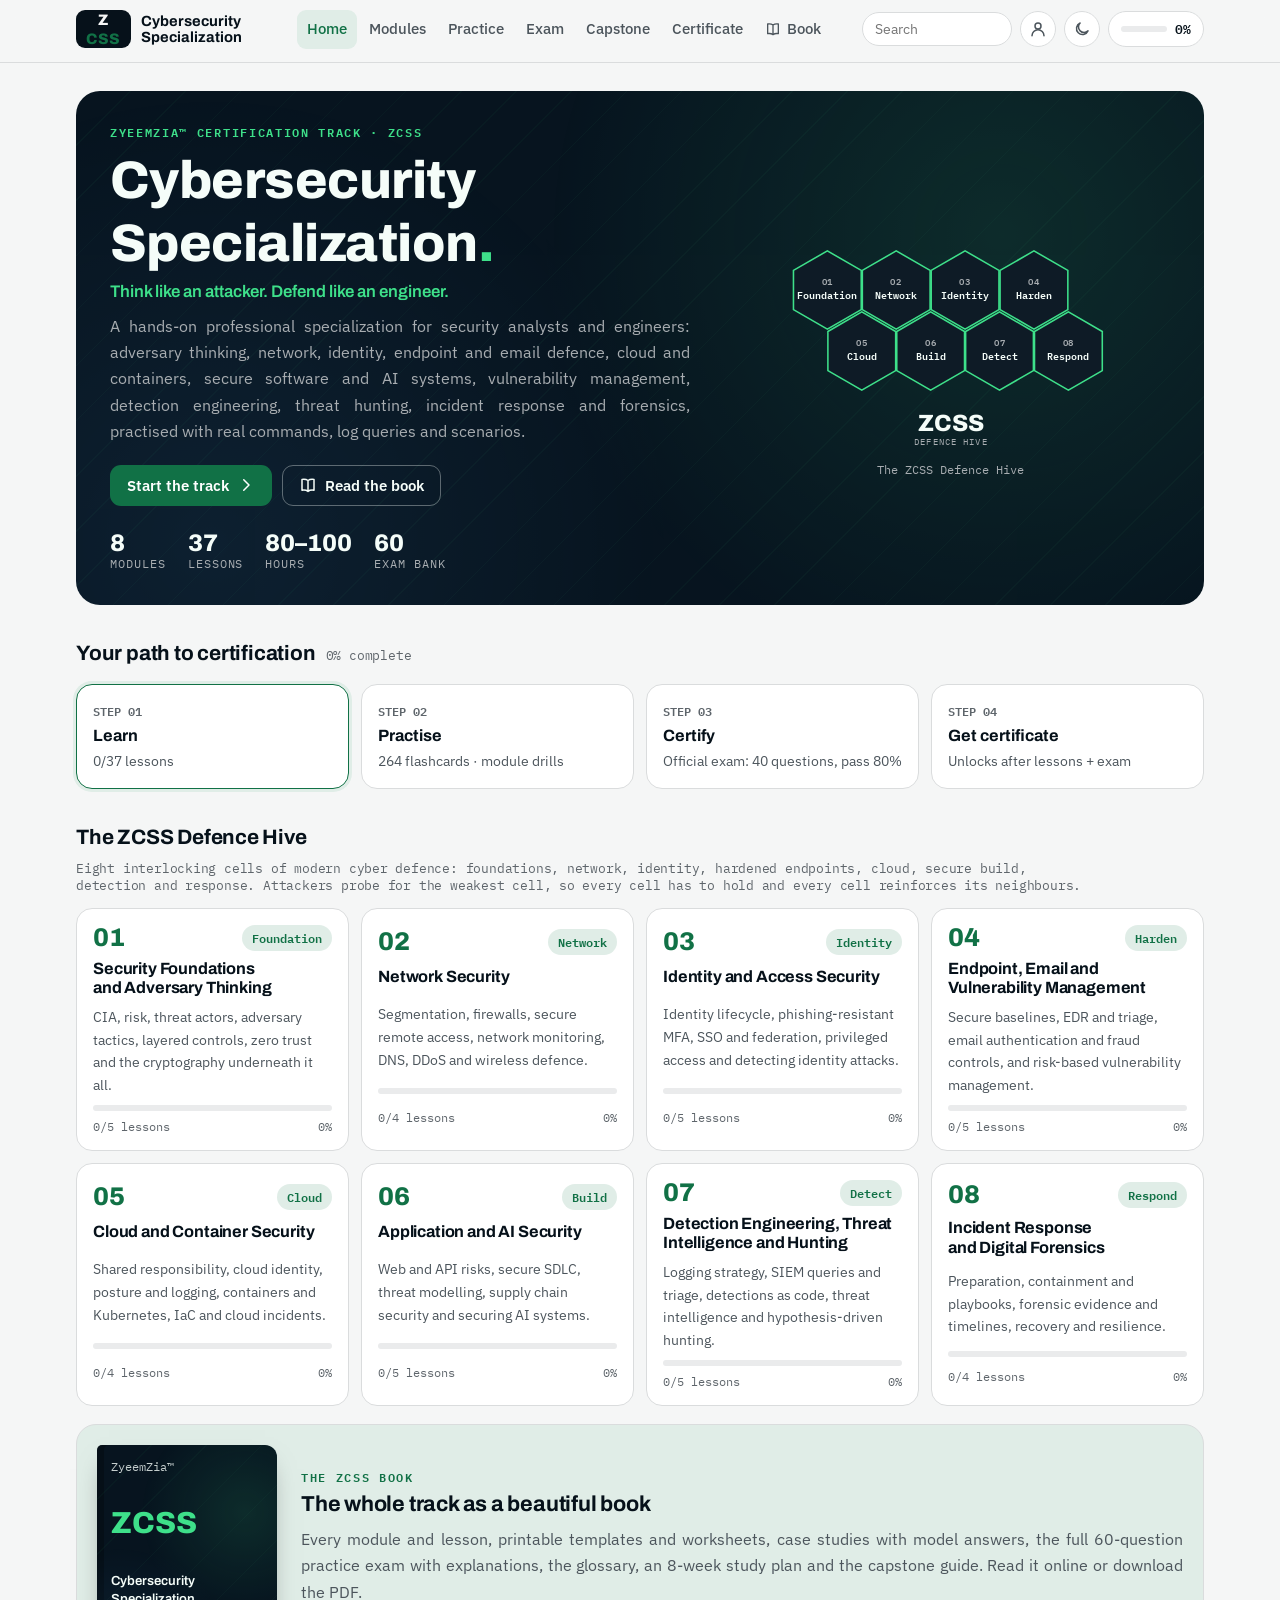
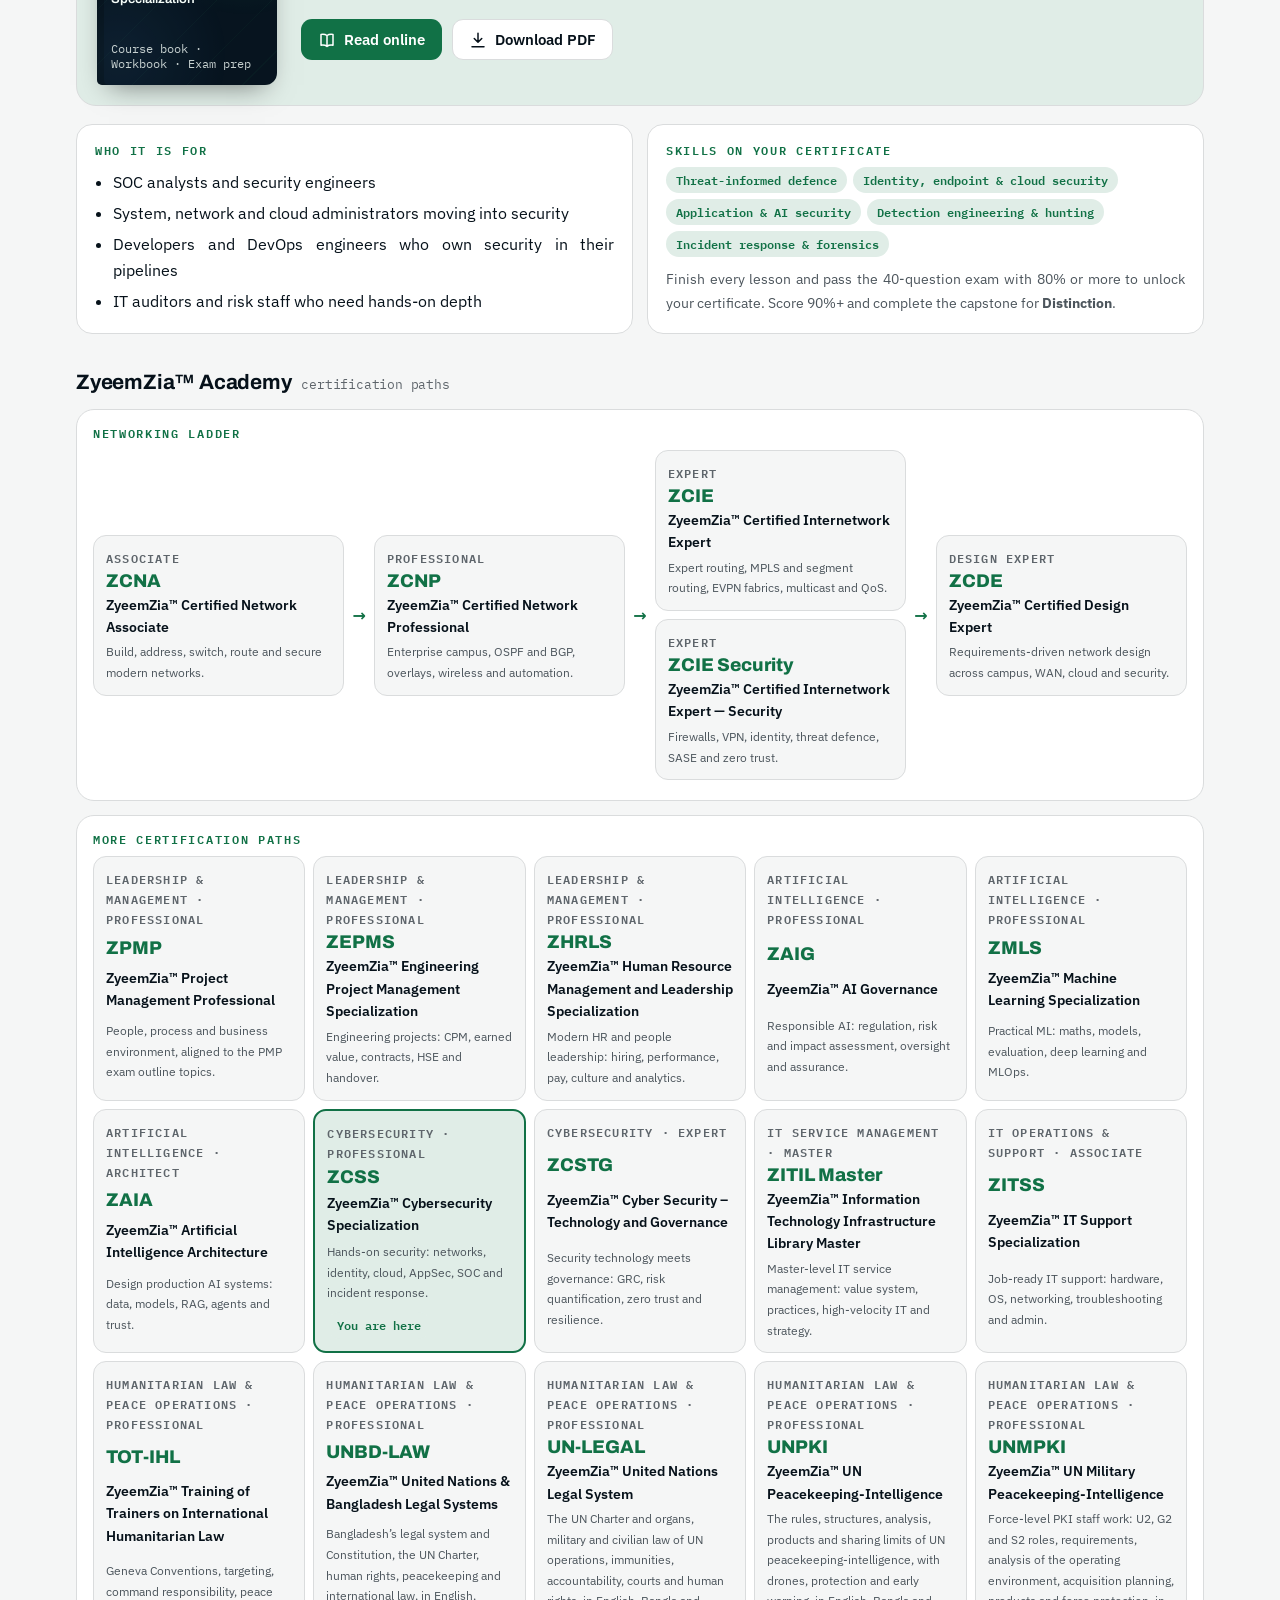
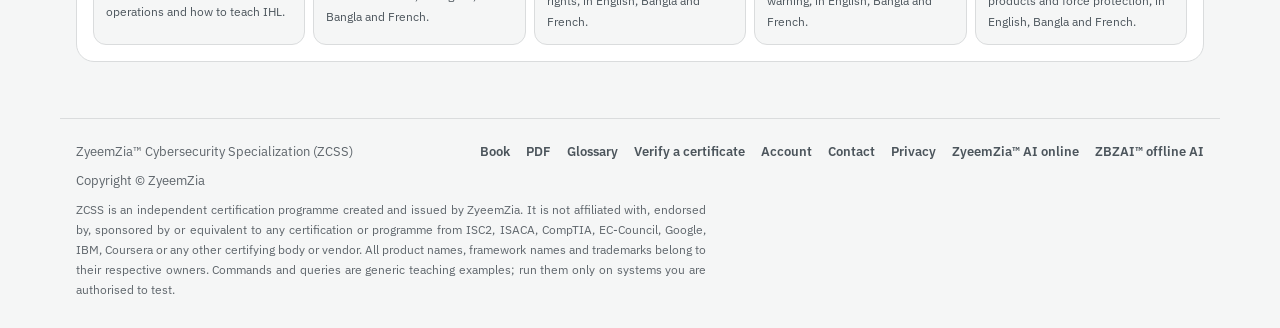
<file: index.html>
<!doctype html>
<html lang="en">
<head>
<meta charset="utf-8">
<meta name="viewport" content="width=device-width, initial-scale=1, viewport-fit=cover">
<title>ZyeemZia™ Cybersecurity Specialization (ZCSS)</title>
<meta name="description" content="ZyeemZia™ Cybersecurity Specialization (ZCSS): hands-on security for analysts and engineers: networks, identity, cloud, application security, SOC detection, incident response and threat hunting. Free online course, smart book and certificate. Independent programme.">
<meta name="author" content="ZyeemZia">
<meta name="theme-color" content="#07141f">
<link rel="icon" href="favicon.svg" type="image/svg+xml">
<link rel="canonical" href="https://zcss.zyeemzia.com/">
<meta property="og:type" content="website">
<meta property="og:site_name" content="ZyeemZia™ Certification Tracks">
<meta property="og:title" content="ZyeemZia™ Cybersecurity Specialization (ZCSS)">
<meta property="og:description" content="ZyeemZia™ Cybersecurity Specialization (ZCSS): hands-on security for analysts and engineers: networks, identity, cloud, application security, SOC detection, incident response and threat hunting. Free online course, smart book and certificate. Independent programme.">
<meta property="og:url" content="https://zcss.zyeemzia.com/">
<meta property="og:image" content="https://zcss.zyeemzia.com/og-image.png">
<meta property="og:image:width" content="1200">
<meta property="og:image:height" content="630">
<meta name="twitter:card" content="summary_large_image">
<meta name="twitter:image" content="https://zcss.zyeemzia.com/og-image.png">
<script>try{var z=JSON.parse(localStorage.getItem("zcss.v1")||"{}").theme;if(z==="dark"||z==="light")document.documentElement.setAttribute("data-theme",z)}catch(e){}</script>
<link rel="stylesheet" href="fonts.css?v=66d4b9ed12">
<link rel="stylesheet" href="theme.css?v=3387e6bf4c">
<link rel="preload" href="fonts/IBMPlexSans-400-latin-a68a20.woff2" as="font" type="font/woff2" crossorigin>
<link rel="preload" href="fonts/Archivo-600-latin-79dc5e.woff2" as="font" type="font/woff2" crossorigin>
<link rel="stylesheet" href="app.css?v=2059a68e38">
</head>
<body>
<header class="topbar">
  <div class="topbar-in">
    <a class="brand" href="#home" aria-label="ZCSS home"><span class="brand-mark">Z<i>CSS</i></span><span class="brand-text"><b>Cybersecurity Specialization</b><small>ZyeemZia™ Certification Track</small></span></a>
    <nav class="mainnav" id="mainnav" aria-label="Main"></nav>
    <div class="top-tools">
      <form class="search" id="searchForm" role="search"><input id="searchInput" type="search" placeholder="Search" aria-label="Search lessons and terms"></form>
      <a class="icon-btn search-icon" href="#search/" aria-label="Search"><svg viewBox="0 0 24 24" fill="none" stroke="currentColor" stroke-width="2" stroke-linecap="round" aria-hidden="true"><circle cx="11" cy="11" r="7"/><path d="M20 20l-4-4"/></svg></a>
      <a class="icon-btn" id="acctBtn" href="#account" aria-label="Sign in"></a>
      <button class="icon-btn" id="themeBtn" type="button" aria-label="Toggle dark mode"></button>
      <a class="prog-chip" id="progChip" href="#settings" aria-label="Your progress"></a>
    </div>
  </div>
  <div class="read-bar" id="readBar"></div>
</header>
<main id="view" class="view" tabindex="-1"><div class="boot" aria-label="Loading the course"><i></i><i></i><i></i></div></main>
<footer class="site-foot">
  <div class="row"><span>ZyeemZia™ Cybersecurity Specialization (ZCSS)</span><span style="display:flex;gap:16px;flex-wrap:wrap"><a href="book.html" target="_blank" rel="noopener">Book</a><a href="ZCSS-Book.pdf" download>PDF</a><a href="#glossary">Glossary</a><a href="#verify/">Verify a certificate</a><a href="#account">Account</a><a href="#contact">Contact</a><a href="privacy.html">Privacy</a><a href="https://ai.zyeemzia.com/" target="_blank" rel="noopener">ZyeemZia™ AI online</a><a href="https://zbzai.zyeemzia.com/" target="_blank" rel="noopener">ZBZAI™ offline AI</a></span><span>Copyright © ZyeemZia</span></div>
  <p class="disc" id="disc"></p>
</footer>
<nav class="tabbar" id="tabbar" aria-label="Main mobile"></nav>
<div class="toast" id="toast" role="status" aria-live="polite" hidden></div>
<script defer src="core.js?v=756f940ff2"></script>
<script defer src="figures.js?v=d0575e00c2"></script>
<script defer src="family.js?v=e2194631f1"></script>
<script defer src="data/track.js?v=8c56081e51"></script>
<script defer src="data/m1-4.js?v=f3a29ea020"></script>
<script defer src="data/m5-8.js?v=4de0c16435"></script>
<script defer src="app.js?v=317a90ee0c"></script>
<script>/* ZyeemZia house style: justified writing. Paragraphs and list text that read left-aligned are justified; centred text, headings, buttons and columns too narrow to justify cleanly stay as they are. Copyright © ZyeemZia */(function(){var S='p,li,dd,blockquote';function j(r){if(!r||!r.querySelectorAll)return;var L=r.querySelectorAll(S);for(var i=0;i<L.length;i++){var e=L[i];if(e.getAttribute('data-zj'))continue;e.setAttribute('data-zj','1');var a=getComputedStyle(e).textAlign;if(a==='start'||a==='left'||a==='-webkit-auto'){var w=e.clientWidth;if(!w||w>=280)e.style.textAlign='justify'}}}function go(){j(document);if(!window.MutationObserver)return;new MutationObserver(function(m){for(var i=0;i<m.length;i++){var N=m[i].addedNodes;for(var k=0;k<N.length;k++){var n=N[k];if(n.nodeType===1)j(n.matches&&n.matches(S)?n.parentNode:n)}}}).observe(document.body,{childList:true,subtree:true})}if(document.readyState==='loading')document.addEventListener('DOMContentLoaded',go);else go()})()</script>
</body>
</html>
</file>
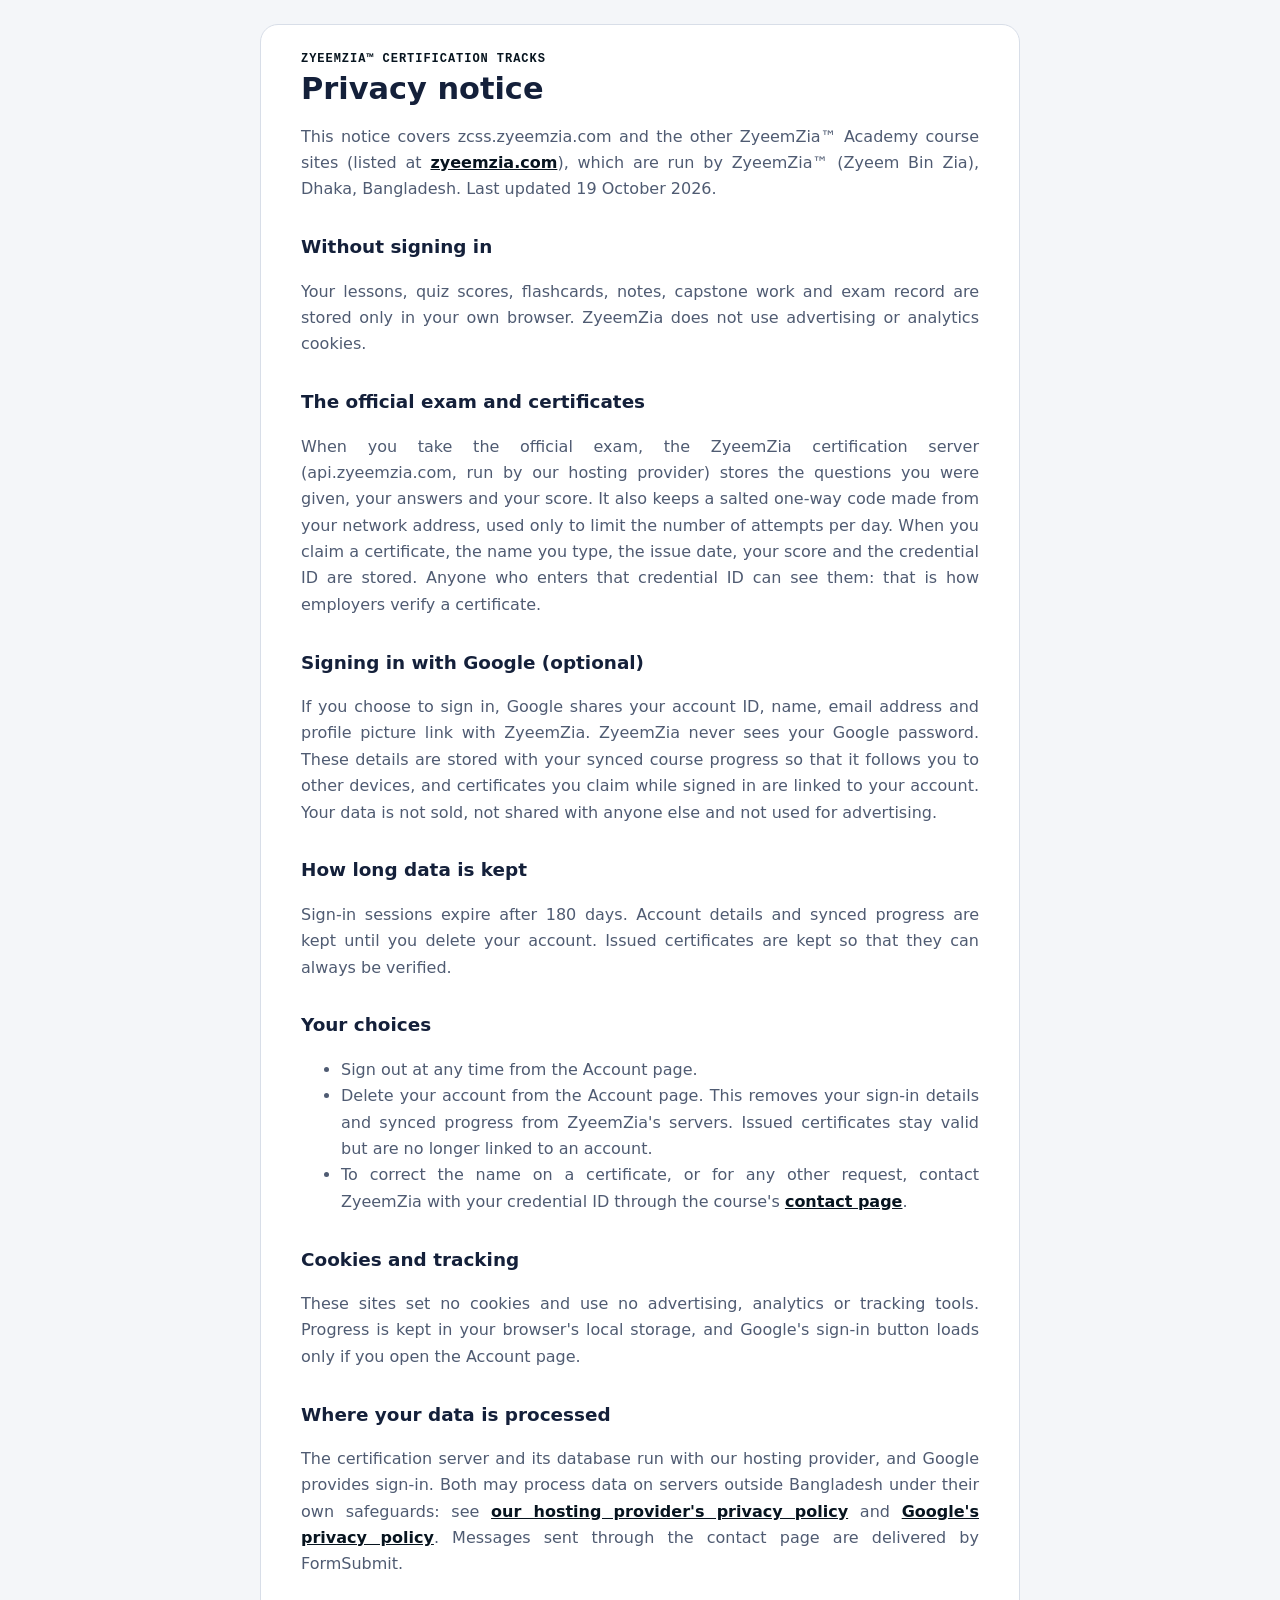
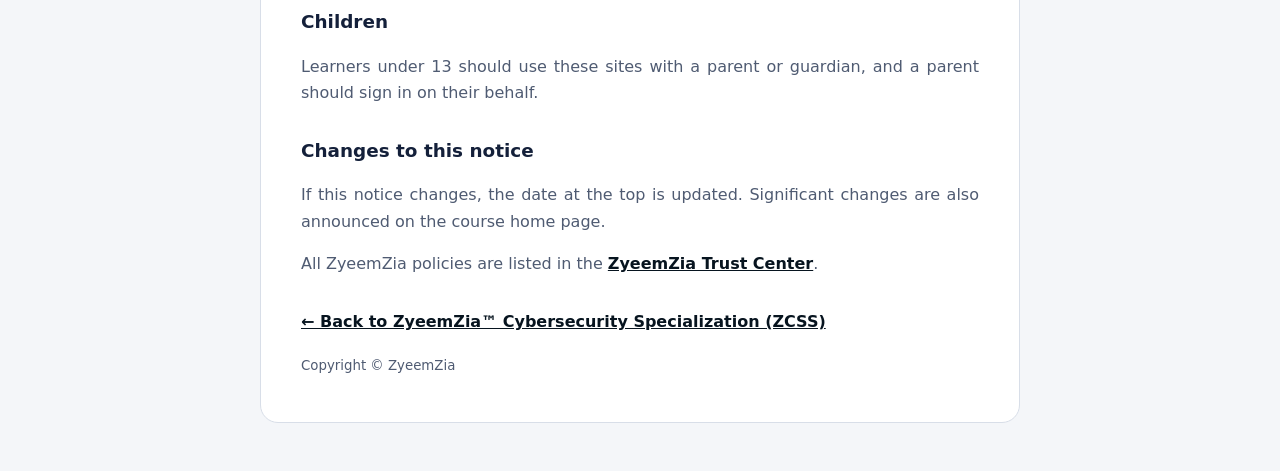
<file: privacy.html>
<!doctype html>
<html lang="en"><head><meta charset="utf-8"><meta name="viewport" content="width=device-width, initial-scale=1">
<title>Privacy notice · ZyeemZia™ ZCSS</title><meta name="description" content="How the ZyeemZia certification tracks handle your data."><link rel="icon" href="favicon.svg" type="image/svg+xml">
<style>:root{--bg:#f4f6f9;--card:#fff;--ink:#14203a;--mut:#4f5b72;--line:#d8dee8;--acc:#07141f}@media (prefers-color-scheme:dark){:root{--bg:#0b1120;--card:#121a2c;--ink:#e8edf6;--mut:#a6b2c8;--line:#26324a;--acc:#3ee08a;color-scheme:dark}}
*{box-sizing:border-box}body{margin:0;background:var(--bg);color:var(--ink);font:16px/1.65 "Segoe UI",system-ui,sans-serif;padding:24px 16px 48px}main{max-width:760px;margin:0 auto;background:var(--card);border:1px solid var(--line);border-radius:18px;padding:28px clamp(18px,5vw,40px)}
h1{font-size:1.9rem;line-height:1.2;margin:.2em 0 .4em}h2{font-size:1.15rem;margin:1.6em 0 .3em}p,li{color:var(--mut)}a{color:var(--acc);font-weight:600}.eb{font:700 .75rem/1 ui-monospace,Consolas,monospace;letter-spacing:.08em;text-transform:uppercase;color:var(--acc)}small{color:var(--mut)}</style><link rel="canonical" href="https://zcss.zyeemzia.com/privacy.html">
</head>
<body><main>
<div class="eb">ZyeemZia™ certification tracks</div>
<h1>Privacy notice</h1>
<p>This notice covers zcss.zyeemzia.com and the other ZyeemZia™ Academy course sites (listed at <a href="https://zyeemzia.com/#academy">zyeemzia.com</a>), which are run by ZyeemZia™ (Zyeem Bin Zia), Dhaka, Bangladesh. Last updated 19 October 2026.</p>
<h2>Without signing in</h2>
<p>Your lessons, quiz scores, flashcards, notes, capstone work and exam record are stored only in your own browser. ZyeemZia does not use advertising or analytics cookies.</p>
<h2>The official exam and certificates</h2>
<p>When you take the official exam, the ZyeemZia certification server (api.zyeemzia.com, run by our hosting provider) stores the questions you were given, your answers and your score. It also keeps a salted one-way code made from your network address, used only to limit the number of attempts per day. When you claim a certificate, the name you type, the issue date, your score and the credential ID are stored. Anyone who enters that credential ID can see them: that is how employers verify a certificate.</p>
<h2>Signing in with Google (optional)</h2>
<p>If you choose to sign in, Google shares your account ID, name, email address and profile picture link with ZyeemZia. ZyeemZia never sees your Google password. These details are stored with your synced course progress so that it follows you to other devices, and certificates you claim while signed in are linked to your account. Your data is not sold, not shared with anyone else and not used for advertising.</p>
<h2>How long data is kept</h2>
<p>Sign-in sessions expire after 180 days. Account details and synced progress are kept until you delete your account. Issued certificates are kept so that they can always be verified.</p>
<h2>Your choices</h2>
<ul><li>Sign out at any time from the Account page.</li><li>Delete your account from the Account page. This removes your sign-in details and synced progress from ZyeemZia's servers. Issued certificates stay valid but are no longer linked to an account.</li><li>To correct the name on a certificate, or for any other request, contact ZyeemZia with your credential ID through the course's <a href="./#contact">contact page</a>.</li></ul>
<h2>Cookies and tracking</h2>
<p>These sites set no cookies and use no advertising, analytics or tracking tools. Progress is kept in your browser's local storage, and Google's sign-in button loads only if you open the Account page.</p>
<h2>Where your data is processed</h2>
<p>The certification server and its database run with our hosting provider, and Google provides sign-in. Both may process data on servers outside Bangladesh under their own safeguards: see <a href="https://www.cloudflare.com/privacypolicy/">our hosting provider's privacy policy</a> and <a href="https://policies.google.com/privacy">Google's privacy policy</a>. Messages sent through the contact page are delivered by FormSubmit.</p>
<h2>Children</h2>
<p>Learners under 13 should use these sites with a parent or guardian, and a parent should sign in on their behalf.</p>
<h2>Changes to this notice</h2>
<p>If this notice changes, the date at the top is updated. Significant changes are also announced on the course home page.</p>
<p>All ZyeemZia policies are listed in the <a href="https://policy.zyeemzia.com/">ZyeemZia Trust Center</a>.</p>
<p style="margin-top:2em"><a href="./">← Back to ZyeemZia™ Cybersecurity Specialization (ZCSS)</a></p>
<p><small>Copyright © ZyeemZia</small></p>
</main><script>/* ZyeemZia house style: justified writing. Paragraphs and list text that read left-aligned are justified; centred text, headings, buttons and columns too narrow to justify cleanly stay as they are. Copyright © ZyeemZia */(function(){var S='p,li,dd,blockquote';function j(r){if(!r||!r.querySelectorAll)return;var L=r.querySelectorAll(S);for(var i=0;i<L.length;i++){var e=L[i];if(e.getAttribute('data-zj'))continue;e.setAttribute('data-zj','1');var a=getComputedStyle(e).textAlign;if(a==='start'||a==='left'||a==='-webkit-auto'){var w=e.clientWidth;if(!w||w>=280)e.style.textAlign='justify'}}}function go(){j(document);if(!window.MutationObserver)return;new MutationObserver(function(m){for(var i=0;i<m.length;i++){var N=m[i].addedNodes;for(var k=0;k<N.length;k++){var n=N[k];if(n.nodeType===1)j(n.matches&&n.matches(S)?n.parentNode:n)}}}).observe(document.body,{childList:true,subtree:true})}if(document.readyState==='loading')document.addEventListener('DOMContentLoaded',go);else go()})()</script>
</body></html>
</file>
<file: fonts.css>
/* Bundled Google Fonts (SIL Open Font License) for offline use and PDF printing */
@font-face {
  font-family: 'Archivo';
  font-style: normal;
  font-weight: 600;
  font-stretch: 100%;
  font-display: swap;
  src: url(fonts/Archivo-600-latin-ext-20ba07.woff2) format('woff2');
  unicode-range: U+0100-02BA, U+02BD-02C5, U+02C7-02CC, U+02CE-02D7, U+02DD-02FF, U+0304, U+0308, U+0329, U+1D00-1DBF, U+1E00-1E9F, U+1EF2-1EFF, U+2020, U+20A0-20AB, U+20AD-20C4, U+2113, U+2C60-2C7F, U+A720-A7FF;
}
@font-face {
  font-family: 'Archivo';
  font-style: normal;
  font-weight: 600;
  font-stretch: 100%;
  font-display: swap;
  src: url(fonts/Archivo-600-latin-79dc5e.woff2) format('woff2');
  unicode-range: U+0000-00FF, U+0131, U+0152-0153, U+02BB-02BC, U+02C6, U+02DA, U+02DC, U+0304, U+0308, U+0329, U+2000-206F, U+20AC, U+2122, U+2191, U+2193, U+2212, U+2215, U+FEFF, U+FFFD;
}
@font-face {
  font-family: 'Archivo';
  font-style: normal;
  font-weight: 700;
  font-stretch: 100%;
  font-display: swap;
  src: url(fonts/Archivo-600-latin-ext-20ba07.woff2) format('woff2');
  unicode-range: U+0100-02BA, U+02BD-02C5, U+02C7-02CC, U+02CE-02D7, U+02DD-02FF, U+0304, U+0308, U+0329, U+1D00-1DBF, U+1E00-1E9F, U+1EF2-1EFF, U+2020, U+20A0-20AB, U+20AD-20C4, U+2113, U+2C60-2C7F, U+A720-A7FF;
}
@font-face {
  font-family: 'Archivo';
  font-style: normal;
  font-weight: 700;
  font-stretch: 100%;
  font-display: swap;
  src: url(fonts/Archivo-600-latin-79dc5e.woff2) format('woff2');
  unicode-range: U+0000-00FF, U+0131, U+0152-0153, U+02BB-02BC, U+02C6, U+02DA, U+02DC, U+0304, U+0308, U+0329, U+2000-206F, U+20AC, U+2122, U+2191, U+2193, U+2212, U+2215, U+FEFF, U+FFFD;
}
@font-face {
  font-family: 'Archivo';
  font-style: normal;
  font-weight: 800;
  font-stretch: 100%;
  font-display: swap;
  src: url(fonts/Archivo-600-latin-ext-20ba07.woff2) format('woff2');
  unicode-range: U+0100-02BA, U+02BD-02C5, U+02C7-02CC, U+02CE-02D7, U+02DD-02FF, U+0304, U+0308, U+0329, U+1D00-1DBF, U+1E00-1E9F, U+1EF2-1EFF, U+2020, U+20A0-20AB, U+20AD-20C4, U+2113, U+2C60-2C7F, U+A720-A7FF;
}
@font-face {
  font-family: 'Archivo';
  font-style: normal;
  font-weight: 800;
  font-stretch: 100%;
  font-display: swap;
  src: url(fonts/Archivo-600-latin-79dc5e.woff2) format('woff2');
  unicode-range: U+0000-00FF, U+0131, U+0152-0153, U+02BB-02BC, U+02C6, U+02DA, U+02DC, U+0304, U+0308, U+0329, U+2000-206F, U+20AC, U+2122, U+2191, U+2193, U+2212, U+2215, U+FEFF, U+FFFD;
}
@font-face {
  font-family: 'IBM Plex Mono';
  font-style: normal;
  font-weight: 400;
  font-display: swap;
  src: url(fonts/IBMPlexMono-400-latin-ext-7f25d9.woff2) format('woff2');
  unicode-range: U+0100-02BA, U+02BD-02C5, U+02C7-02CC, U+02CE-02D7, U+02DD-02FF, U+0304, U+0308, U+0329, U+1D00-1DBF, U+1E00-1E9F, U+1EF2-1EFF, U+2020, U+20A0-20AB, U+20AD-20C4, U+2113, U+2C60-2C7F, U+A720-A7FF;
}
@font-face {
  font-family: 'IBM Plex Mono';
  font-style: normal;
  font-weight: 400;
  font-display: swap;
  src: url(fonts/IBMPlexMono-400-latin-d196e8.woff2) format('woff2');
  unicode-range: U+0000-00FF, U+0131, U+0152-0153, U+02BB-02BC, U+02C6, U+02DA, U+02DC, U+0304, U+0308, U+0329, U+2000-206F, U+20AC, U+2122, U+2191, U+2193, U+2212, U+2215, U+FEFF, U+FFFD;
}
@font-face {
  font-family: 'IBM Plex Mono';
  font-style: normal;
  font-weight: 600;
  font-display: swap;
  src: url(fonts/IBMPlexMono-600-latin-ext-bf8910.woff2) format('woff2');
  unicode-range: U+0100-02BA, U+02BD-02C5, U+02C7-02CC, U+02CE-02D7, U+02DD-02FF, U+0304, U+0308, U+0329, U+1D00-1DBF, U+1E00-1E9F, U+1EF2-1EFF, U+2020, U+20A0-20AB, U+20AD-20C4, U+2113, U+2C60-2C7F, U+A720-A7FF;
}
@font-face {
  font-family: 'IBM Plex Mono';
  font-style: normal;
  font-weight: 600;
  font-display: swap;
  src: url(fonts/IBMPlexMono-600-latin-9b8270.woff2) format('woff2');
  unicode-range: U+0000-00FF, U+0131, U+0152-0153, U+02BB-02BC, U+02C6, U+02DA, U+02DC, U+0304, U+0308, U+0329, U+2000-206F, U+20AC, U+2122, U+2191, U+2193, U+2212, U+2215, U+FEFF, U+FFFD;
}
@font-face {
  font-family: 'IBM Plex Sans';
  font-style: italic;
  font-weight: 400;
  font-stretch: 100%;
  font-display: swap;
  src: url(fonts/IBMPlexSans-400i-latin-ext-77f5d9.woff2) format('woff2');
  unicode-range: U+0100-02BA, U+02BD-02C5, U+02C7-02CC, U+02CE-02D7, U+02DD-02FF, U+0304, U+0308, U+0329, U+1D00-1DBF, U+1E00-1E9F, U+1EF2-1EFF, U+2020, U+20A0-20AB, U+20AD-20C4, U+2113, U+2C60-2C7F, U+A720-A7FF;
}
@font-face {
  font-family: 'IBM Plex Sans';
  font-style: italic;
  font-weight: 400;
  font-stretch: 100%;
  font-display: swap;
  src: url(fonts/IBMPlexSans-400i-latin-46a3d9.woff2) format('woff2');
  unicode-range: U+0000-00FF, U+0131, U+0152-0153, U+02BB-02BC, U+02C6, U+02DA, U+02DC, U+0304, U+0308, U+0329, U+2000-206F, U+20AC, U+2122, U+2191, U+2193, U+2212, U+2215, U+FEFF, U+FFFD;
}
@font-face {
  font-family: 'IBM Plex Sans';
  font-style: normal;
  font-weight: 400;
  font-stretch: 100%;
  font-display: swap;
  src: url(fonts/IBMPlexSans-400-latin-ext-71c30c.woff2) format('woff2');
  unicode-range: U+0100-02BA, U+02BD-02C5, U+02C7-02CC, U+02CE-02D7, U+02DD-02FF, U+0304, U+0308, U+0329, U+1D00-1DBF, U+1E00-1E9F, U+1EF2-1EFF, U+2020, U+20A0-20AB, U+20AD-20C4, U+2113, U+2C60-2C7F, U+A720-A7FF;
}
@font-face {
  font-family: 'IBM Plex Sans';
  font-style: normal;
  font-weight: 400;
  font-stretch: 100%;
  font-display: swap;
  src: url(fonts/IBMPlexSans-400-latin-a68a20.woff2) format('woff2');
  unicode-range: U+0000-00FF, U+0131, U+0152-0153, U+02BB-02BC, U+02C6, U+02DA, U+02DC, U+0304, U+0308, U+0329, U+2000-206F, U+20AC, U+2122, U+2191, U+2193, U+2212, U+2215, U+FEFF, U+FFFD;
}
@font-face {
  font-family: 'IBM Plex Sans';
  font-style: normal;
  font-weight: 500;
  font-stretch: 100%;
  font-display: swap;
  src: url(fonts/IBMPlexSans-400-latin-ext-71c30c.woff2) format('woff2');
  unicode-range: U+0100-02BA, U+02BD-02C5, U+02C7-02CC, U+02CE-02D7, U+02DD-02FF, U+0304, U+0308, U+0329, U+1D00-1DBF, U+1E00-1E9F, U+1EF2-1EFF, U+2020, U+20A0-20AB, U+20AD-20C4, U+2113, U+2C60-2C7F, U+A720-A7FF;
}
@font-face {
  font-family: 'IBM Plex Sans';
  font-style: normal;
  font-weight: 500;
  font-stretch: 100%;
  font-display: swap;
  src: url(fonts/IBMPlexSans-400-latin-a68a20.woff2) format('woff2');
  unicode-range: U+0000-00FF, U+0131, U+0152-0153, U+02BB-02BC, U+02C6, U+02DA, U+02DC, U+0304, U+0308, U+0329, U+2000-206F, U+20AC, U+2122, U+2191, U+2193, U+2212, U+2215, U+FEFF, U+FFFD;
}
@font-face {
  font-family: 'IBM Plex Sans';
  font-style: normal;
  font-weight: 600;
  font-stretch: 100%;
  font-display: swap;
  src: url(fonts/IBMPlexSans-400-latin-ext-71c30c.woff2) format('woff2');
  unicode-range: U+0100-02BA, U+02BD-02C5, U+02C7-02CC, U+02CE-02D7, U+02DD-02FF, U+0304, U+0308, U+0329, U+1D00-1DBF, U+1E00-1E9F, U+1EF2-1EFF, U+2020, U+20A0-20AB, U+20AD-20C4, U+2113, U+2C60-2C7F, U+A720-A7FF;
}
@font-face {
  font-family: 'IBM Plex Sans';
  font-style: normal;
  font-weight: 600;
  font-stretch: 100%;
  font-display: swap;
  src: url(fonts/IBMPlexSans-400-latin-a68a20.woff2) format('woff2');
  unicode-range: U+0000-00FF, U+0131, U+0152-0153, U+02BB-02BC, U+02C6, U+02DA, U+02DC, U+0304, U+0308, U+0329, U+2000-206F, U+20AC, U+2122, U+2191, U+2193, U+2212, U+2215, U+FEFF, U+FFFD;
}
@font-face {
  font-family: 'IBM Plex Sans';
  font-style: normal;
  font-weight: 700;
  font-stretch: 100%;
  font-display: swap;
  src: url(fonts/IBMPlexSans-400-latin-ext-71c30c.woff2) format('woff2');
  unicode-range: U+0100-02BA, U+02BD-02C5, U+02C7-02CC, U+02CE-02D7, U+02DD-02FF, U+0304, U+0308, U+0329, U+1D00-1DBF, U+1E00-1E9F, U+1EF2-1EFF, U+2020, U+20A0-20AB, U+20AD-20C4, U+2113, U+2C60-2C7F, U+A720-A7FF;
}
@font-face {
  font-family: 'IBM Plex Sans';
  font-style: normal;
  font-weight: 700;
  font-stretch: 100%;
  font-display: swap;
  src: url(fonts/IBMPlexSans-400-latin-a68a20.woff2) format('woff2');
  unicode-range: U+0000-00FF, U+0131, U+0152-0153, U+02BB-02BC, U+02C6, U+02DA, U+02DC, U+0304, U+0308, U+0329, U+2000-206F, U+20AC, U+2122, U+2191, U+2193, U+2212, U+2215, U+FEFF, U+FFFD;
}
@font-face {
  font-family: 'Sora';
  font-style: normal;
  font-weight: 500;
  font-display: swap;
  src: url(fonts/Sora-500-latin-ext-f9e5e3.woff2) format('woff2');
  unicode-range: U+0100-02BA, U+02BD-02C5, U+02C7-02CC, U+02CE-02D7, U+02DD-02FF, U+0304, U+0308, U+0329, U+1D00-1DBF, U+1E00-1E9F, U+1EF2-1EFF, U+2020, U+20A0-20AB, U+20AD-20C4, U+2113, U+2C60-2C7F, U+A720-A7FF;
}
@font-face {
  font-family: 'Sora';
  font-style: normal;
  font-weight: 500;
  font-display: swap;
  src: url(fonts/Sora-500-latin-4fa0aa.woff2) format('woff2');
  unicode-range: U+0000-00FF, U+0131, U+0152-0153, U+02BB-02BC, U+02C6, U+02DA, U+02DC, U+0304, U+0308, U+0329, U+2000-206F, U+20AC, U+2122, U+2191, U+2193, U+2212, U+2215, U+FEFF, U+FFFD;
}
@font-face {
  font-family: 'Sora';
  font-style: normal;
  font-weight: 600;
  font-display: swap;
  src: url(fonts/Sora-500-latin-ext-f9e5e3.woff2) format('woff2');
  unicode-range: U+0100-02BA, U+02BD-02C5, U+02C7-02CC, U+02CE-02D7, U+02DD-02FF, U+0304, U+0308, U+0329, U+1D00-1DBF, U+1E00-1E9F, U+1EF2-1EFF, U+2020, U+20A0-20AB, U+20AD-20C4, U+2113, U+2C60-2C7F, U+A720-A7FF;
}
@font-face {
  font-family: 'Sora';
  font-style: normal;
  font-weight: 600;
  font-display: swap;
  src: url(fonts/Sora-500-latin-4fa0aa.woff2) format('woff2');
  unicode-range: U+0000-00FF, U+0131, U+0152-0153, U+02BB-02BC, U+02C6, U+02DA, U+02DC, U+0304, U+0308, U+0329, U+2000-206F, U+20AC, U+2122, U+2191, U+2193, U+2212, U+2215, U+FEFF, U+FFFD;
}
@font-face {
  font-family: 'Sora';
  font-style: normal;
  font-weight: 700;
  font-display: swap;
  src: url(fonts/Sora-500-latin-ext-f9e5e3.woff2) format('woff2');
  unicode-range: U+0100-02BA, U+02BD-02C5, U+02C7-02CC, U+02CE-02D7, U+02DD-02FF, U+0304, U+0308, U+0329, U+1D00-1DBF, U+1E00-1E9F, U+1EF2-1EFF, U+2020, U+20A0-20AB, U+20AD-20C4, U+2113, U+2C60-2C7F, U+A720-A7FF;
}
@font-face {
  font-family: 'Sora';
  font-style: normal;
  font-weight: 700;
  font-display: swap;
  src: url(fonts/Sora-500-latin-4fa0aa.woff2) format('woff2');
  unicode-range: U+0000-00FF, U+0131, U+0152-0153, U+02BB-02BC, U+02C6, U+02DA, U+02DC, U+0304, U+0308, U+0329, U+2000-206F, U+20AC, U+2122, U+2191, U+2193, U+2212, U+2215, U+FEFF, U+FFFD;
}
@font-face {
  font-family: 'Sora';
  font-style: normal;
  font-weight: 800;
  font-display: swap;
  src: url(fonts/Sora-500-latin-ext-f9e5e3.woff2) format('woff2');
  unicode-range: U+0100-02BA, U+02BD-02C5, U+02C7-02CC, U+02CE-02D7, U+02DD-02FF, U+0304, U+0308, U+0329, U+1D00-1DBF, U+1E00-1E9F, U+1EF2-1EFF, U+2020, U+20A0-20AB, U+20AD-20C4, U+2113, U+2C60-2C7F, U+A720-A7FF;
}
@font-face {
  font-family: 'Sora';
  font-style: normal;
  font-weight: 800;
  font-display: swap;
  src: url(fonts/Sora-500-latin-4fa0aa.woff2) format('woff2');
  unicode-range: U+0000-00FF, U+0131, U+0152-0153, U+02BB-02BC, U+02C6, U+02DA, U+02DC, U+0304, U+0308, U+0329, U+2000-206F, U+20AC, U+2122, U+2191, U+2193, U+2212, U+2215, U+FEFF, U+FFFD;
}
</file>
<file: theme.css>
/* ZCSS — "cyber hex": midnight navy, terminal green and electric blue; hex-grid motif. */
:root {
  --bg: #f5f6f6; --surface: #ffffff; --surface-2: #eaebec; --ink: #06111a; --ink-2: #4c555c; --ink-3: #5e656b; --line: #dadcdd;
  --accent: #117146; --accent-ink: #ffffff; --accent-soft: #e0ede7; --accent-2: #1f5f9e; --accent-2-soft: #e0e9f1;
  --good: #1d7a4b; --good-soft: #dcf1e4; --bad: #b42a2a; --bad-soft: #f9e2e0; --warn: #b77800; --warn-soft: #fbefd3; --on-status: #ffffff;
  --hero-bg: #07141f; --hero-ink: #f5fdf9; --hero-ink-2: #a8adb1; --hero-accent: #3ee08a;
  --motif: radial-gradient(circle at 82% 28%, rgba(62,224,138,0.24), transparent 46%), radial-gradient(circle at 12% 88%, rgba(90,176,255,0.16), transparent 42%), repeating-linear-gradient(135deg, transparent 0 38px, rgba(62,224,138,0.07) 38px 39px);
  --sg-line: #39434c; --sg-accent: #3ee08a; --sg-accent-2: #5ab0ff; --sg-node: #0e1b26; --sg-ink: #f5fdf9; --sg-ink-2: #a8adb1;
  --f-display: "Archivo", "IBM Plex Sans", "Segoe UI", sans-serif; --f-body: "IBM Plex Sans", "Segoe UI", system-ui, sans-serif; --f-mono: "IBM Plex Mono", Consolas, monospace;
  --radius: 16px;
}
@media (prefers-color-scheme: dark) {
  :root:not([data-theme="light"]) {
  --bg: #040b11; --surface: #061019; --surface-2: #13202a; --ink: #f3fdf8; --ink-2: #b0b4b7; --ink-3: #868c92; --line: #25303a;
  --accent: #3ee08a; --accent-ink: #040b11; --accent-soft: #103629; --accent-2: #5ab0ff; --accent-2-soft: #122537;
  --good: #5bd39a; --good-soft: #10301f; --bad: #ff7a7a; --bad-soft: #3a1616; --warn: #f2b84c; --warn-soft: #3a2c10; --on-status: #040b11;
  color-scheme: dark;
  }
}
:root[data-theme="dark"] {
  --bg: #040b11; --surface: #061019; --surface-2: #13202a; --ink: #f3fdf8; --ink-2: #b0b4b7; --ink-3: #868c92; --line: #25303a;
  --accent: #3ee08a; --accent-ink: #040b11; --accent-soft: #103629; --accent-2: #5ab0ff; --accent-2-soft: #122537;
  --good: #5bd39a; --good-soft: #10301f; --bad: #ff7a7a; --bad-soft: #3a1616; --warn: #f2b84c; --warn-soft: #3a2c10; --on-status: #040b11;
  color-scheme: dark;
}
.hero h1, .mod-num, .mod-big, .bb-cover b { font-stretch: 112%; }
</file>
<file: app.css>
/* ZyeemZia certification engine — site styles. Colours and faces come from theme.css (per track). */
/* Form controls use the page font; browsers otherwise fall back to Arial. */
button, input, select, textarea { font-family: inherit; }
/* Small print never drops below 12px on screen. */
small { font-size: max(12px, .85em); }
* { box-sizing: border-box; }
[hidden] { display: none !important; }
html { -webkit-text-size-adjust: 100%; }
body { margin: 0; background: var(--bg); color: var(--ink); font: 16px/1.65 var(--f-body); }
a { color: var(--accent); }
button { font: inherit; color: inherit; }
:focus-visible { outline: 3px solid var(--accent-2); outline-offset: 2px; border-radius: 6px; }
h1, h2, h3, h4 { margin: 0; line-height: 1.2; text-wrap: balance; font-family: var(--f-display); letter-spacing: -.01em; }
p { margin: 0; }
code { font: .9em var(--f-mono); background: var(--surface-2); padding: 1px 6px; border-radius: 5px; }
.muted { color: var(--ink-2); }
.eyebrow { font: 600 max(12px, .75rem)/1.2 var(--f-mono); letter-spacing: .14em; text-transform: uppercase; color: var(--accent); }

/* ---------- chrome ---------- */
.topbar { position: sticky; top: 0; padding-top: env(safe-area-inset-top, 0px); z-index: 30; background: color-mix(in srgb, var(--bg) 88%, transparent); backdrop-filter: blur(10px) saturate(1.3); -webkit-backdrop-filter: blur(10px) saturate(1.3); border-bottom: 1px solid var(--line); }
.topbar-in { max-width: 1160px; margin: 0 auto; display: flex; align-items: center; gap: 16px; padding-block: 10px; padding-left: max(16px, env(safe-area-inset-left, 0px)); padding-right: max(16px, env(safe-area-inset-right, 0px)); }
.brand { display: flex; align-items: center; gap: 10px; text-decoration: none; color: var(--ink); flex-shrink: 0; }
.brand-mark { height: 38px; padding: 0 10px; display: grid; place-items: center; background: var(--ink); color: var(--bg); font: 800 .95rem var(--f-display); letter-spacing: .04em; border-radius: 9px; }
.brand-mark i { font-style: normal; color: var(--accent); }
.brand-text { display: flex; flex-direction: column; line-height: 1.15; }
.brand-text b { font: 700 .92rem var(--f-display); }
.brand-text small { font: 500 max(12px, .75rem) var(--f-mono); color: var(--ink-2); letter-spacing: .04em; }
.mainnav { display: flex; gap: 2px; margin-left: 8px; }
.mainnav a { text-decoration: none; color: var(--ink-2); padding: 7px 10px; border-radius: 9px; font-weight: 500; font-size: .93rem; white-space: nowrap; display: inline-flex; gap: 6px; align-items: center; }
.mainnav a:hover { background: var(--surface-2); color: var(--ink); }
.mainnav a[aria-current="page"] { color: var(--accent); background: var(--accent-soft); }
.mainnav svg { width: 16px; height: 16px; }
.top-tools { margin-left: auto; display: flex; gap: 8px; align-items: center; }
.icon-btn { width: 36px; height: 36px; border-radius: 50%; border: 1px solid var(--line); background: var(--surface); display: grid; place-items: center; cursor: pointer; color: var(--ink-2); }
.icon-btn svg, .btn svg, .tabbar svg { width: 18px; height: 18px; }
.prog-chip { display: inline-flex; align-items: center; gap: 8px; text-decoration: none; color: var(--ink); font: 600 .82rem var(--f-mono); background: var(--surface); border: 1px solid var(--line); padding: 6px 12px; border-radius: 999px; font-variant-numeric: tabular-nums; white-space: nowrap; }
.prog-chip i { width: 46px; height: 6px; border-radius: 9px; background: var(--surface-2); overflow: hidden; display: inline-block; }
.prog-chip i b { display: block; height: 100%; background: var(--accent); }
.read-bar { height: 3px; width: 100%; background: var(--accent); transform: scaleX(0); transform-origin: 0 50%; transition: transform .15s; }
.tabbar { display: none; }
.view { max-width: 1160px; margin: 0 auto; outline: none; padding-block: 28px 56px; padding-left: max(16px, env(safe-area-inset-left, 0px)); padding-right: max(16px, env(safe-area-inset-right, 0px)); }
.site-foot { max-width: 1160px; margin: 0 auto; padding-block: 22px 28px; padding-left: max(16px, env(safe-area-inset-left, 0px)); padding-right: max(16px, env(safe-area-inset-right, 0px)); border-top: 1px solid var(--line); color: var(--ink-3); font-size: .82rem; display: grid; gap: 8px; }
.site-foot .row { display: flex; gap: 8px 18px; flex-wrap: wrap; justify-content: space-between; }
.site-foot a { color: var(--ink-2); text-decoration: none; font-weight: 600; }
.site-foot .disc { font-size: max(12px, .76rem); max-width: 90ch; }

/* ---------- common ---------- */
.btn { display: inline-flex; align-items: center; justify-content: center; gap: 8px; border: 1px solid var(--line); background: var(--surface); color: var(--ink); padding: 10px 16px; border-radius: 11px; cursor: pointer; font-weight: 600; text-decoration: none; font-size: .95rem; line-height: 1.25; }
.btn:hover { border-color: var(--ink-3); }
.btn-primary { background: var(--accent); color: var(--accent-ink); border-color: transparent; }
.btn-primary:hover { filter: brightness(1.07); border-color: transparent; }
.btn-dark { background: var(--ink); color: var(--bg); border-color: transparent; }
.btn-ghost { background: none; border-color: transparent; color: var(--ink-2); }
.btn-sm { padding: 6px 11px; font-size: .85rem; border-radius: 9px; }
.btn[disabled] { opacity: .45; cursor: not-allowed; }
.chip { display: inline-flex; align-items: center; gap: 5px; padding: 3px 10px; border-radius: 999px; font: 600 max(12px, .76rem) var(--f-mono); background: var(--surface-2); color: var(--ink-2); white-space: nowrap; }
.chip.ok { background: var(--good-soft); color: var(--good); }
.chip.acc { background: var(--accent-soft); color: var(--accent); }
.chips { display: flex; flex-wrap: wrap; gap: 6px; }
.card { background: var(--surface); border: 1px solid var(--line); border-radius: var(--radius); }
.page-head { display: grid; gap: 6px; margin-bottom: 22px; }
.page-title { font-size: clamp(1.7rem, 3.4vw, 2.4rem); }
.section-title { font-size: 1.3rem; margin: 36px 0 14px; display: flex; align-items: baseline; gap: 10px; flex-wrap: wrap; }
.section-title small { font: 500 .8rem var(--f-mono); color: var(--ink-3); }
.bar { height: 6px; border-radius: 9px; background: var(--surface-2); overflow: hidden; }
.bar > i { display: block; height: 100%; background: var(--accent); }
.empty { text-align: center; padding: 48px 20px; color: var(--ink-2); border: 1px dashed var(--line); border-radius: 18px; }

/* ---------- home ---------- */
.hero { position: relative; overflow: hidden; display: grid; grid-template-columns: minmax(0, 1.15fr) minmax(0, .85fr); gap: 28px; align-items: center; padding: 34px; border-radius: 24px; background: var(--hero-bg); color: var(--hero-ink); }
.hero .motif { position: absolute; inset: 0; pointer-events: none; opacity: .5; background: var(--motif); }
.hero > *:not(.motif) { position: relative; min-width: 0; }
.hero .eyebrow { color: var(--hero-accent); }
.hero h1 { font-size: clamp(2rem, 4.6vw, 3.3rem); font-weight: 800; margin: 10px 0 6px; color: var(--hero-ink); }
.hero h1 span { color: var(--hero-accent); }
.hero .tag { font: 600 1.05rem var(--f-display); color: var(--hero-accent); }
.hero .lead { color: var(--hero-ink-2); max-width: 58ch; margin-top: 12px; }
.hero-actions { display: flex; gap: 10px; flex-wrap: wrap; margin-top: 20px; }
.hero .btn:not(.btn-primary) { background: transparent; color: var(--hero-ink); border-color: color-mix(in srgb, var(--hero-ink) 35%, transparent); }
.hero-stats { display: flex; gap: 22px; flex-wrap: wrap; margin-top: 24px; }
.hero-stats div { display: grid; }
.hero-stats b { font: 800 1.5rem var(--f-display); color: var(--hero-ink); font-variant-numeric: tabular-nums; }
.hero-stats span { font: 500 max(12px, .75rem) var(--f-mono); color: var(--hero-ink-2); text-transform: uppercase; letter-spacing: .08em; }
.hero-sig { display: grid; justify-items: center; gap: 8px; }
.hero-sig .sg { width: 100%; max-width: 360px; height: auto; }
.hero-sig figcaption { font: 500 max(12px, .78rem) var(--f-mono); color: var(--hero-ink-2); text-align: center; }

.path { display: grid; grid-template-columns: repeat(4, minmax(0, 1fr)); gap: 12px; margin-top: 18px; }
.path-step { padding: 16px; border-radius: 16px; background: var(--surface); border: 1px solid var(--line); display: grid; gap: 6px; position: relative; }
.path-step .n { font: 700 max(12px, .75rem) var(--f-mono); color: var(--ink-3); }
.path-step b { font: 700 1.02rem var(--f-display); }
.path-step small { color: var(--ink-2); font-size: .85rem; }
.path-step.done { border-color: var(--good); }
.path-step.done .n { color: var(--good); }
.path-step.now { border-color: var(--accent); box-shadow: 0 0 0 3px var(--accent-soft); }

.mod-grid { display: grid; grid-template-columns: repeat(4, minmax(0, 1fr)); gap: 12px; }
.mod-card { display: grid; gap: 8px; padding: 16px; border-radius: 16px; background: var(--surface); border: 1px solid var(--line); text-decoration: none; color: var(--ink); transition: transform .15s, border-color .15s; min-width: 0; }
.mod-card:hover { transform: translateY(-2px); border-color: var(--accent); }
.mod-top { display: flex; justify-content: space-between; align-items: center; }
.mod-num { font: 800 1.6rem/1 var(--f-display); color: var(--accent); }
.mod-card h3 { font-size: 1.02rem; }
.mod-card p { font-size: .86rem; color: var(--ink-2); }
.mod-card .meta { display: flex; justify-content: space-between; font: 500 max(12px, .75rem) var(--f-mono); color: var(--ink-3); }
.book-banner { display: grid; grid-template-columns: 180px minmax(0, 1fr); gap: 24px; align-items: center; padding: 20px; border-radius: 20px; background: var(--accent-soft); border: 1px solid var(--line); margin-top: 18px; }
.bb-cover { aspect-ratio: 3/4; border-radius: 5px 12px 12px 5px; background: var(--hero-bg); color: var(--hero-ink); padding: 14px; display: flex; flex-direction: column; justify-content: space-between; text-decoration: none; box-shadow: inset 7px 0 0 rgba(0,0,0,.25), 0 12px 26px -12px rgba(0,0,0,.5); position: relative; overflow: hidden; transition: transform .2s; }
.bb-cover:hover { transform: rotate(-2deg) translateY(-3px); }
.bb-cover .motif { position: absolute; inset: 0; background: var(--motif); opacity: .5; }
.bb-cover > *:not(.motif) { position: relative; }
.bb-cover b { font: 800 1.9rem/1 var(--f-display); color: var(--hero-accent); }
.bb-cover span { font: 600 .82rem/1.3 var(--f-display); }
.bb-cover small { font: 500 max(12px, .75rem) var(--f-mono); opacity: .8; }
.bb-text { display: grid; gap: 8px; min-width: 0; }
.bb-text h2 { font-size: 1.35rem; }
.two { display: grid; grid-template-columns: minmax(0, 1fr) minmax(0, 1fr); gap: 14px; }
.list-card { padding: 18px; display: grid; gap: 10px; }
.list-card ul { margin: 0; padding-left: 18px; display: grid; gap: 4px; }

/* ---------- module & lesson ---------- */
.crumbs { display: flex; gap: 8px; align-items: center; font-size: .85rem; color: var(--ink-2); flex-wrap: wrap; }
.crumbs a { color: var(--ink-2); text-decoration: none; }
.mod-hero { padding: 26px; border-radius: 20px; background: var(--surface); border: 1px solid var(--line); display: grid; grid-template-columns: auto minmax(0, 1fr); gap: 22px; margin: 14px 0 22px; align-items: start; }
.mod-big { font: 800 4rem/1 var(--f-display); color: var(--accent); }
.outcomes { margin: 12px 0 0; padding: 0; list-style: none; display: grid; gap: 6px; }
.outcomes li { display: flex; gap: 10px; }
.outcomes li::before { content: ""; width: 8px; height: 8px; margin-top: .6em; flex-shrink: 0; background: var(--accent); border-radius: 2px; }
.lesson-list { display: grid; gap: 10px; }
.lesson-row { display: grid; grid-template-columns: 54px minmax(0, 1fr) auto; gap: 14px; align-items: center; padding: 14px 16px; border-radius: 14px; background: var(--surface); border: 1px solid var(--line); text-decoration: none; color: var(--ink); }
.lesson-row:hover { border-color: var(--accent); }
.lesson-row .ln { font: 700 1.15rem var(--f-mono); color: var(--ink-3); text-align: center; }
.lesson-row.done .ln { color: var(--good); }
.lesson-row b { font-family: var(--f-display); }
.lesson-row small { display: block; color: var(--ink-2); }
.lesson { max-width: 840px; margin: 0 auto; }
.lesson-head { margin: 14px 0 22px; padding: 24px; border-radius: 20px; background: var(--surface); border: 1px solid var(--line); border-top: 5px solid var(--accent); }
.lesson-head h1 { font-size: clamp(1.5rem, 3.2vw, 2.1rem); margin: 6px 0; }
.objectives { margin: 12px 0 0; padding: 12px 14px; list-style: none; display: grid; gap: 6px; background: var(--surface-2); border-radius: 12px; font-size: .95rem; }
.objectives li::before { content: "→ "; color: var(--accent); font-weight: 700; }
.blocks { display: grid; gap: 18px; }
.blk-title { font-size: 1.12rem; margin-bottom: 8px; }
.b-text { font-size: 1.04rem; }
.callout { padding: 14px 16px; border-radius: 14px; border-left: 4px solid var(--c); background: color-mix(in srgb, var(--c) 9%, var(--surface)); }
.callout .ct { font: 700 max(12px, .75rem) var(--f-mono); letter-spacing: .12em; text-transform: uppercase; color: var(--c); display: block; margin-bottom: 4px; }
.callout b.h { display: block; font-family: var(--f-display); margin-bottom: 2px; }
.callout.insight { --c: var(--accent-2); } .callout.warning { --c: var(--bad); } .callout.example { --c: var(--good); } .callout.pro { --c: var(--accent); } .callout.definition { --c: var(--ink-2); }
.keypoints { padding: 16px 18px; border-radius: 14px; background: var(--surface); border: 1px solid var(--line); }
.keypoints ul { margin: 0; padding: 0; list-style: none; display: grid; gap: 8px; }
.keypoints li { display: grid; grid-template-columns: 22px minmax(0, 1fr); }
.keypoints li::before { content: "✓"; color: var(--accent); font-weight: 800; }
.tbl { overflow-x: auto; border: 1px solid var(--line); border-radius: 14px; background: var(--surface); }
table { width: 100%; border-collapse: collapse; font-size: .93rem; }
th, td { text-align: left; padding: 9px 12px; border-bottom: 1px solid var(--line); vertical-align: top; }
th { background: var(--surface-2); font: 600 max(12px, .78rem) var(--f-mono); letter-spacing: .04em; color: var(--ink-2); text-transform: uppercase; }
tr:last-child td { border-bottom: 0; }
.steps { margin: 0; padding: 0; list-style: none; counter-reset: st; display: grid; gap: 10px; }
.steps li { counter-increment: st; display: grid; grid-template-columns: 38px minmax(0, 1fr); gap: 12px; padding: 12px 14px; border-radius: 14px; background: var(--surface); border: 1px solid var(--line); }
.steps li::before { content: counter(st, decimal-leading-zero); font: 700 .95rem var(--f-mono); color: var(--accent); padding-top: 2px; }
.steps b { font-family: var(--f-display); display: block; }
.fw { display: grid; grid-template-columns: repeat(auto-fill, minmax(200px, 1fr)); gap: 10px; }
.fw-card { padding: 14px; border-radius: 14px; background: var(--surface); border: 1px solid var(--line); display: grid; gap: 4px; align-content: start; }
.fw-card .lab { font: 800 .82rem var(--f-mono); color: var(--accent-ink); background: var(--accent); justify-self: start; padding: 2px 8px; border-radius: 6px; }
.fw-card b { font-family: var(--f-display); }
.fw-card p { font-size: .9rem; color: var(--ink-2); }
.cmp { display: grid; grid-template-columns: repeat(var(--n), minmax(0, 1fr)); gap: 10px; }
.cmp-col { padding: 14px; border-radius: 14px; background: var(--surface); border: 1px solid var(--line); }
.cmp-col h4 { font-size: 1rem; padding-bottom: 8px; margin-bottom: 8px; border-bottom: 2px solid var(--accent); }
.cmp-col ul { margin: 0; padding-left: 18px; display: grid; gap: 4px; font-size: .92rem; }
.flow { display: flex; gap: 0; overflow-x: auto; padding: 4px 2px 8px; }
.flow-i { flex: 1 1 0; min-width: 130px; padding: 12px; background: var(--surface); border: 1px solid var(--line); border-radius: 12px; position: relative; display: grid; gap: 4px; align-content: start; }
.flow-i + .flow-i { margin-left: 22px; }
.flow-i + .flow-i::before { content: ""; position: absolute; left: -19px; top: 50%; width: 16px; height: 2px; background: var(--accent); }
.flow-i + .flow-i::after { content: ""; position: absolute; left: -7px; top: calc(50% - 4px); border: 5px solid transparent; border-left-color: var(--accent); }
.flow-i b { font: 700 .92rem var(--f-display); }
.flow-i span { font-size: .82rem; color: var(--ink-2); }
.flow-i .k { font: 700 max(12px, .75rem) var(--f-mono); color: var(--accent); }
.layers { display: grid; gap: 6px; }
.layer { display: grid; grid-template-columns: 170px minmax(0, 1fr); border-radius: 12px; overflow: hidden; border: 1px solid var(--line); background: var(--surface); }
.layer > b { background: color-mix(in srgb, var(--accent) calc(var(--d) * 1%), var(--surface)); color: var(--ink); padding: 10px 12px; font: 700 .88rem var(--f-display); display: flex; align-items: center; }
.layer .parts { display: flex; flex-wrap: wrap; gap: 6px; padding: 8px 10px; align-items: center; }
.layer .parts span { font: 500 .8rem var(--f-mono); padding: 3px 9px; border-radius: 7px; background: var(--surface-2); border: 1px solid var(--line); }
.formula { display: grid; grid-template-columns: repeat(auto-fill, minmax(230px, 1fr)); gap: 10px; }
.fm { padding: 14px; border-radius: 14px; background: var(--surface); border: 1px solid var(--line); display: grid; gap: 4px; }
.fm small { font: 600 max(12px, .75rem) var(--f-mono); color: var(--ink-3); text-transform: uppercase; letter-spacing: .08em; }
.fm code { font-size: 1rem; background: var(--accent-soft); color: var(--ink); padding: 6px 10px; justify-self: start; max-width: 100%; overflow-wrap: anywhere; white-space: normal; }
.fm p { font-size: .88rem; color: var(--ink-2); }
.case { border-radius: 16px; border: 1px solid var(--line); background: var(--surface); overflow: hidden; }
.case-h { padding: 12px 16px; background: var(--ink); color: var(--bg); display: flex; gap: 10px; align-items: center; }
.case-h b { font-family: var(--f-display); }
.case-b { padding: 16px; display: grid; gap: 10px; }
.case-b ol { margin: 0; padding-left: 20px; display: grid; gap: 4px; }
.reveal { border-top: 1px dashed var(--line); padding-top: 10px; }
.scenario { border-radius: 16px; border: 2px solid var(--accent-2); background: var(--surface); padding: 16px; display: grid; gap: 12px; }
.sc-opts { display: grid; gap: 8px; }
.sc-opt { text-align: left; border: 1.5px solid var(--line); background: var(--bg); border-radius: 12px; padding: 11px 14px; cursor: pointer; display: grid; gap: 4px; }
.sc-opt:hover:not([disabled]) { border-color: var(--accent-2); }
.sc-opt .fb { font-size: .88rem; color: var(--ink-2); }
.sc-opt.best { border-color: var(--good); background: var(--good-soft); }
.sc-opt.weak { border-color: var(--bad); background: var(--bad-soft); }
.sc-opt[disabled] { cursor: default; }
.checklist { padding: 16px; border-radius: 16px; background: var(--surface); border: 1px solid var(--line); display: grid; gap: 8px; }
.ck { display: flex; gap: 10px; align-items: flex-start; cursor: pointer; }
.ck input { width: 19px; height: 19px; margin-top: 3px; accent-color: var(--accent); flex-shrink: 0; }
.template { border-radius: 16px; border: 1px solid var(--line); background: var(--surface); overflow: hidden; }
.tp-h { padding: 12px 16px; display: flex; justify-content: space-between; gap: 10px; align-items: center; flex-wrap: wrap; background: var(--accent-soft); }
.tp-h b { font-family: var(--f-display); }
.template .tbl { border: 0; border-radius: 0; }
.template td[contenteditable] { background: var(--bg); min-width: 90px; }
.template td[contenteditable]:focus { outline: 2px solid var(--accent); outline-offset: -2px; }
.template tr.ex td { color: var(--ink-2); font-style: italic; }
.reflection { padding: 16px; border-radius: 16px; background: var(--surface); border: 1px dashed var(--ink-3); display: grid; gap: 8px; }
.reflection textarea { width: 100%; min-height: 96px; border-radius: 10px; border: 1px solid var(--line); background: var(--bg); color: var(--ink); padding: 10px; font: inherit; resize: vertical; }
.terms { display: grid; grid-template-columns: repeat(auto-fill, minmax(230px, 1fr)); gap: 8px; }
.term { padding: 12px 14px; border-radius: 12px; background: var(--surface); border: 1px solid var(--line); }
.term b { font-family: var(--f-display); display: block; color: var(--accent); }
.term span { font-size: .9rem; color: var(--ink-2); }
.quiz { border-radius: 18px; border: 2px solid var(--accent); background: var(--surface); padding: 18px; display: grid; gap: 14px; }
.quiz-top { display: flex; justify-content: space-between; align-items: center; gap: 10px; flex-wrap: wrap; }
.dots { display: flex; gap: 5px; flex-wrap: wrap; }
.dots i { width: 10px; height: 10px; border-radius: 50%; background: var(--surface-2); }
.dots i.ok { background: var(--good); } .dots i.no { background: var(--bad); } .dots i.cur { outline: 2px solid var(--accent); outline-offset: 1px; }
.q-text { font-size: 1.08rem; font-weight: 600; }
.opts { display: grid; gap: 8px; }
.opt { text-align: left; border: 1.5px solid var(--line); background: var(--bg); border-radius: 12px; padding: 11px 14px; cursor: pointer; display: grid; grid-template-columns: 28px minmax(0, 1fr); gap: 10px; align-items: start; }
.opt:hover:not([disabled]) { border-color: var(--accent); }
.opt .k { width: 26px; height: 26px; border-radius: 50%; background: var(--surface-2); display: grid; place-items: center; font: 700 max(12px, .78rem) var(--f-mono); }
.opt.ok { border-color: var(--good); background: var(--good-soft); } .opt.ok .k { background: var(--good); color: var(--on-status, #fff); }
.opt.no { border-color: var(--bad); background: var(--bad-soft); } .opt.no .k { background: var(--bad); color: var(--on-status, #fff); }
.opt.sel { border-color: var(--accent); background: var(--accent-soft); } .opt.sel .k { background: var(--accent); color: var(--accent-ink); }
.opt[disabled] { cursor: default; }
.explain { font-size: .93rem; padding: 10px 12px; border-radius: 10px; background: var(--surface-2); }
.q-foot { display: flex; justify-content: flex-end; gap: 8px; flex-wrap: wrap; }
.q-result { text-align: center; display: grid; gap: 8px; justify-items: center; padding: 8px 0; }
.big-num { font: 800 3rem/1 var(--f-display); color: var(--accent); font-variant-numeric: tabular-nums; }
.lesson-foot { margin-top: 28px; padding-top: 20px; border-top: 1px solid var(--line); display: flex; justify-content: space-between; gap: 10px; flex-wrap: wrap; align-items: center; }
.done-banner { display: inline-flex; gap: 8px; align-items: center; padding: 10px 14px; border-radius: 12px; background: var(--good-soft); color: var(--good); font-weight: 700; }

/* ---------- exam ---------- */
.exam-wrap { max-width: 860px; margin: 0 auto; display: grid; gap: 16px; }
.exam-bar { position: sticky; top: calc(env(safe-area-inset-top, 0px) + 62px); z-index: 5; display: flex; justify-content: space-between; align-items: center; gap: 10px; flex-wrap: wrap; padding: 10px 14px; border-radius: 14px; background: var(--surface); border: 1px solid var(--line); font: 600 .9rem var(--f-mono); }
.timer.low { color: var(--bad); }
.qmap { display: grid; grid-template-columns: repeat(auto-fill, minmax(34px, 1fr)); gap: 5px; }
.qmap button { height: 32px; border-radius: 8px; border: 1px solid var(--line); background: var(--bg); cursor: pointer; font: 600 max(12px, .78rem) var(--f-mono); }
.qmap button.ans { background: var(--accent-soft); border-color: var(--accent); }
.qmap button.flag { box-shadow: inset 0 -3px 0 var(--warn); }
.qmap button.cur { outline: 2px solid var(--ink); }
.qmap button.ok { background: var(--good-soft); border-color: var(--good); } .qmap button.no { background: var(--bad-soft); border-color: var(--bad); }
.rules { display: grid; grid-template-columns: repeat(4, minmax(0, 1fr)); gap: 10px; }
.rules div { padding: 14px; border-radius: 14px; background: var(--surface); border: 1px solid var(--line); }
.rules b { display: block; font: 800 1.5rem var(--f-display); color: var(--accent); }
.rules span { font-size: .85rem; color: var(--ink-2); }
.breakdown { display: grid; gap: 8px; }
.bd-row { display: grid; grid-template-columns: 140px minmax(0, 1fr) 60px; gap: 10px; align-items: center; font-size: .9rem; }
.bd-row .bar > i { background: var(--accent-2); }
.verdict { padding: 22px; border-radius: 20px; text-align: center; display: grid; gap: 8px; justify-items: center; }
.verdict.pass { background: var(--good-soft); } .verdict.fail { background: var(--bad-soft); }

/* ---------- capstone & certificate ---------- */
.rubric-tbl td { cursor: pointer; }
.rubric-tbl td.sel { background: var(--accent-soft); outline: 2px solid var(--accent); outline-offset: -2px; }
.req { display: grid; gap: 8px; }
.req-i { display: grid; grid-template-columns: 30px minmax(0, 1fr) auto; gap: 10px; align-items: center; padding: 12px 14px; border-radius: 12px; background: var(--surface); border: 1px solid var(--line); }
.req-i .st { width: 26px; height: 26px; border-radius: 50%; display: grid; place-items: center; background: var(--surface-2); color: var(--ink-3); font-weight: 800; }
.req-i.ok .st { background: var(--good); color: var(--on-status, #fff); }
.cert-tools { display: flex; gap: 10px; flex-wrap: wrap; align-items: end; margin: 16px 0; }
.cert-tools label { display: grid; gap: 4px; font: 600 max(12px, .78rem) var(--f-mono); color: var(--ink-2); flex: 1 1 260px; }
.cert-tools input { padding: 11px 14px; border-radius: 11px; border: 1px solid var(--line); background: var(--surface); color: var(--ink); font: 16px var(--f-body); }
.cert-canvas { width: 100%; height: auto; border-radius: 14px; box-shadow: 0 16px 40px -18px rgba(0,0,0,.45); display: block; }
.cred { font: 600 .9rem var(--f-mono); }

/* ---------- flashcards / glossary ---------- */
.fc { max-width: 620px; margin: 0 auto; display: grid; gap: 14px; }
.card3d { perspective: 1200px; cursor: pointer; }
.card3d-in { position: relative; min-height: 260px; transition: transform .5s cubic-bezier(.2,.8,.2,1); transform-style: preserve-3d; }
.card3d.flip .card3d-in { transform: rotateY(180deg); }
.face { position: absolute; inset: 0; backface-visibility: hidden; -webkit-backface-visibility: hidden; border-radius: 20px; background: var(--surface); border: 1px solid var(--line); display: grid; place-items: center; padding: 24px; text-align: center; }
.face.back { transform: rotateY(180deg); background: var(--accent-soft); }
.face b { font: 800 1.7rem var(--f-display); }
.face p { font-size: 1.05rem; }
.fc-actions { display: grid; grid-template-columns: repeat(3, minmax(0, 1fr)); gap: 10px; }
.gl-list { display: grid; gap: 8px; }
.gl-letter { font: 800 1.4rem var(--f-display); color: var(--accent); margin-top: 14px; }
.search-in { width: 100%; max-width: 460px; padding: 11px 16px; border-radius: 999px; border: 1px solid var(--line); background: var(--surface); color: var(--ink); font: 15px var(--f-body); }

/* ---------- signature diagram ---------- */
.sg text { font-family: var(--f-mono); }
.sg-loop text, .sg-trust text { text-anchor: middle; }
.sg-ring { fill: none; stroke: var(--sg-line); stroke-width: 2; stroke-dasharray: 3 6; }
.sg-arc { fill: none; stroke: var(--sg-accent); stroke-width: 2.5; }
.sg-arrow { fill: var(--sg-accent); }
.sg-node circle { fill: var(--sg-node); stroke: var(--sg-accent); stroke-width: 2; transition: transform .15s; }
.sg-node.done circle { fill: var(--sg-accent); }
.sg-node.done text { fill: var(--sg-node); }
.sg-node .sg-n { font-size: 12px; fill: var(--sg-ink-2); font-weight: 600; }
.sg-node .sg-c { font-size: 12px; fill: var(--sg-ink); font-weight: 700; }
a.sg-node:hover circle, a.sg-layer:hover rect { stroke-width: 3.5; }
.sg-title { font: 800 30px var(--f-display) !important; fill: var(--sg-ink); }
.sg-sub { font-size: 12px; fill: var(--sg-ink-2); letter-spacing: .12em; text-transform: uppercase; }
.sg-layer rect { fill: var(--sg-node); stroke: var(--sg-accent); stroke-width: 1.5; }
.sg-layer.done rect { fill: color-mix(in srgb, var(--sg-accent) 30%, var(--sg-node)); }
.sg-layer .sg-n { font-size: 12px; fill: var(--sg-ink-2); }
.sg-layer .sg-c { font-size: 13px; font-weight: 700; fill: var(--sg-ink); }
.sg-layer .sg-t { font-size: 12px; fill: var(--sg-ink-2); }
.sg-trust rect { fill: none; stroke: var(--sg-accent-2); stroke-width: 2.5; stroke-dasharray: 8 5; }
.sg-trust.done rect { stroke-dasharray: none; }
.sg-trust text { font-size: 12px; font-weight: 700; fill: var(--sg-accent-2); }

.toast { position: fixed; left: 50%; transform: translateX(-50%); bottom: calc(24px + env(safe-area-inset-bottom, 0px)); z-index: 70; background: var(--ink); color: var(--bg); padding: 10px 18px; border-radius: 12px; font-size: .92rem; max-width: calc(100% - 32px); }
.confetti { position: fixed; inset: 0; width: 100%; height: 100%; pointer-events: none; z-index: 80; }

@media (max-width: 1080px) {
  .mainnav a { padding: 7px 7px; font-size: .88rem; }
  .brand-text { display: none; }
  .mod-grid { grid-template-columns: repeat(2, minmax(0, 1fr)); }
}
@media (max-width: 860px) {
  .mainnav { display: none; }
  .tabbar { display: grid; grid-template-columns: repeat(5, minmax(0, 1fr)); position: fixed; left: 0; right: 0; bottom: 0; z-index: 40; background: var(--surface); border-top: 1px solid var(--line); padding-bottom: env(safe-area-inset-bottom, 0px); padding-left: env(safe-area-inset-left, 0px); padding-right: env(safe-area-inset-right, 0px); }
  .tabbar a { display: flex; flex-direction: column; align-items: center; gap: 2px; padding: 8px 2px 7px; text-decoration: none; color: var(--ink-2); font-size: max(12px, .75rem); font-weight: 600; }
  .tabbar a[aria-current="page"] { color: var(--accent); }
  .site-foot { padding-bottom: calc(84px + env(safe-area-inset-bottom, 0px)); }
  .toast { bottom: calc(80px + env(safe-area-inset-bottom, 0px)); }
  .hero { grid-template-columns: 1fr; padding: 24px; }
  .path, .rules { grid-template-columns: repeat(2, minmax(0, 1fr)); }
  .two { grid-template-columns: minmax(0, 1fr); }
  .list-card .chip { white-space: normal; }
}
@media (max-width: 560px) {
  .mod-grid { grid-template-columns: 1fr; }
  .book-banner { grid-template-columns: 1fr; justify-items: center; text-align: center; }
  .bb-cover { width: 160px; }
  .book-banner .hero-actions { justify-content: center; }
  .cmp { grid-template-columns: 1fr; }
  .layer { grid-template-columns: 1fr; }
  .mod-hero { grid-template-columns: 1fr; }
  .bd-row { grid-template-columns: 90px minmax(0, 1fr) 46px; }
  .prog-chip i { display: none; }
}
@media (prefers-reduced-motion: reduce) { *, *::before, *::after { animation: none !important; transition: none !important; scroll-behavior: auto !important; } }
.search input { width: 150px; padding: 7px 12px; border-radius: 999px; border: 1px solid var(--line); background: var(--surface); color: var(--ink); font: 14px var(--f-body); }
@media (max-width: 1240px) { .search { display: none; } }
/* keep wide diagrams and tables scrolling inside their own box on small screens */
.blocks { grid-template-columns: minmax(0, 1fr); }
.blocks > *, .lesson, .case-b, .scenario, .quiz, .exam-wrap > * { min-width: 0; }
.b-text, .callout, .keypoints, .term, .fw-card p, .q-text, .opt, .q-result, .steps li, .cmp-col li, .scn, .case { overflow-wrap: anywhere; }
.quiz-top > * { min-width: 0; }

/* ---------- CLI labs ---------- */
.cli-win { border-radius: 14px; overflow: hidden; border: 1px solid #1f2633; background: #0d1117; box-shadow: 0 10px 24px -16px rgba(0,0,0,.6); }
.cli-bar { display: flex; align-items: center; gap: 7px; padding: 8px 12px; background: #161b22; color: #9da7b3; font: 600 max(12px, .78rem) var(--f-mono); }
.cli-bar i { width: 11px; height: 11px; border-radius: 50%; background: #ff5f56; } .cli-bar i:nth-child(2) { background: #ffbd2e; } .cli-bar i:nth-child(3) { background: #27c93f; }
.cli-bar span { margin-left: 8px; flex: 1; min-width: 0; overflow: hidden; text-overflow: ellipsis; white-space: nowrap; }
.cli-bar .cli-copy { background: #21262d; color: #c9d1d9; border-color: #30363d; }
.cli-body { margin: 0; padding: 14px 16px; overflow-x: auto; font: .86rem/1.6 var(--f-mono); color: #c9d1d9; }
.cli-body .c { color: #7d8590; font-style: italic; } .cli-body .p { color: #7ee787; }
.cli-note { font-size: .88rem; color: var(--ink-2); margin-top: 6px; }
/* ---------- subnet calculator ---------- */
.tool-subnet { padding: 18px; border-radius: 16px; border: 2px solid var(--accent-2); background: var(--surface); display: grid; gap: 12px; }
.sn-in { display: grid; gap: 4px; font: 600 max(12px, .78rem) var(--f-mono); color: var(--ink-2); max-width: 340px; }
.sn-in input { padding: 11px 14px; border-radius: 11px; border: 1px solid var(--line); background: var(--bg); color: var(--ink); font: 600 1.05rem var(--f-mono); }
.sn-grid { display: grid; grid-template-columns: repeat(auto-fill, minmax(170px, 1fr)); gap: 8px; }
.sn-grid div { padding: 10px 12px; border-radius: 10px; background: var(--surface-2); display: grid; gap: 2px; min-width: 0; }
.sn-grid small { font: 600 max(12px, .75rem) var(--f-mono); color: var(--ink-3); text-transform: uppercase; letter-spacing: .06em; }
.sn-grid b { font: 600 .95rem var(--f-mono); overflow-wrap: anywhere; }
/* ---------- academy ladder ---------- */
.academy { display: grid; grid-template-columns: minmax(0, 2.4fr) minmax(0, 1fr); gap: 14px; }
.ac-path { padding: 16px; border-radius: 18px; background: var(--surface); border: 1px solid var(--line); display: grid; gap: 10px; min-width: 0; }
.ac-ladder { display: flex; align-items: stretch; gap: 8px; overflow-x: auto; padding-bottom: 4px; }
.ac-tier { display: grid; gap: 8px; flex: 1 1 0; min-width: 150px; }
.ac-arrow { align-self: center; color: var(--accent); font-weight: 800; }
.ac-other { flex-direction: column; }
.ac-card { display: grid; gap: 3px; padding: 12px; border-radius: 13px; border: 1px solid var(--line); background: var(--bg); text-decoration: none; color: var(--ink); transition: border-color .15s, transform .15s; }
.ac-card:hover { border-color: var(--accent); transform: translateY(-2px); }
.ac-card.me { border: 2px solid var(--accent); background: var(--accent-soft); }
.ac-card.soon { border-style: dashed; opacity: .78; cursor: default; }
.ac-card.soon:hover { border-color: var(--line); transform: none; }
.ac-card.soon b { color: var(--ink-2); }
.ac-card.soon .chip { justify-self: start; }
.ac-card b { font: 800 1.15rem var(--f-display); color: var(--accent); }
.ac-lv { font: 600 max(12px, .75rem) var(--f-mono); text-transform: uppercase; letter-spacing: .1em; color: var(--ink-3); }
.ac-n { font-size: .85rem; font-weight: 600; }
.ac-card small { font-size: max(12px, .78rem); color: var(--ink-2); }
.ac-card .chip { justify-self: start; margin-top: 4px; }
@media (max-width: 860px) { .academy { grid-template-columns: 1fr; } }
/* ---------- new signature diagrams ---------- */
.sg-cable { fill: none; stroke: var(--sg-line); stroke-width: 6; stroke-linecap: round; }
.sg-pulse { stroke: var(--sg-accent); stroke-width: 2.5; stroke-dasharray: 6 14; animation: sgflow 1.6s linear infinite; }
@keyframes sgflow { to { stroke-dashoffset: -40; } }
.sg-node rect, .sg-node polygon { fill: var(--sg-node); stroke: var(--sg-accent); stroke-width: 2; }
.sg-node.done rect, .sg-node.done polygon { fill: color-mix(in srgb, var(--sg-accent) 35%, var(--sg-node)); }
.sg-path text, .sg-hex text, .sg-blueprint text { text-anchor: middle; }
.sg-path .sg-n, .sg-hex .sg-n, .sg-blueprint .sg-n { font-size: 12px; fill: var(--sg-ink-2); letter-spacing: .08em; }
.sg-path .sg-c, .sg-hex .sg-c, .sg-blueprint .sg-c { font-size: 12.5px; font-weight: 700; fill: var(--sg-ink); }
a.sg-node:hover rect, a.sg-node:hover polygon { stroke-width: 3.5; }
.sg-dim { stroke: var(--sg-accent-2); stroke-width: 1.2; }
.sg-grid { stroke: var(--sg-line); stroke-width: 1.2; stroke-dasharray: 3 3; }
.sg-sheet .sg-tb { fill: none; stroke: var(--sg-accent-2); stroke-width: 1; }

/* ---------- polish: smoothness, phones, accessibility ---------- */
.view.enter { animation: viewIn .22s cubic-bezier(.2,.7,.2,1); }
@keyframes viewIn { from { opacity: 0; transform: translateY(6px); } to { opacity: 1; transform: none; } }
.boot { display: grid; gap: 14px; padding-top: 8px; }
.boot i { display: block; height: 18px; border-radius: 9px; background: linear-gradient(90deg, var(--surface-2) 0, var(--surface) 50%, var(--surface-2) 100%) 0 0 / 200% 100%; animation: shimmer 1.2s linear infinite; }
.boot i:first-child { height: 220px; border-radius: 22px; }
.boot i:nth-child(3) { width: 70%; }
@keyframes shimmer { to { background-position: -200% 0; } }
.search-icon { display: none; }
@media (max-width: 1240px) { .search-icon { display: grid; } }
.search-page { display: flex; gap: 8px; flex-wrap: wrap; margin-top: 8px; }
.search-page .search-in { flex: 1 1 240px; max-width: 520px; }
.rub-btn { all: unset; display: block; width: 100%; cursor: pointer; border-radius: 6px; padding: 2px 0; }
.rub-btn:focus-visible { outline: 3px solid var(--accent-2); outline-offset: 2px; }
.rubric-tbl td { padding: 0; } .rubric-tbl td > .rub-btn { padding: 9px 12px; box-sizing: border-box; }
.rubric-tbl td:first-child { padding: 9px 12px; }
.q-text[tabindex="-1"]:focus, .big-num[tabindex="-1"]:focus { outline: none; }
.exam-bar { transition: box-shadow .2s; }
@media (max-width: 860px) {
  .exam-bar { top: calc(env(safe-area-inset-top, 0px) + 58px); }
}
@media (max-width: 560px) {
  .lesson-row { grid-template-columns: 40px minmax(0, 1fr); gap: 10px; }
  .lesson-row > .chip { grid-column: 2; justify-self: start; }
  .lesson-row .ln { font-size: 1rem; }
}
@media (prefers-reduced-motion: reduce) { .view.enter, .boot i, .sg-pulse { animation: none; } }
.sg-paused .sg-pulse { animation-play-state: paused; }

/* ---------- official exam, claim and verification ---------- */
.exam-modes { margin: 16px 0; }
.exam-modes .list-card { display: flex; flex-direction: column; gap: 10px; }
.exam-modes .hero-actions { margin-top: auto; }
.claim { margin: 16px 0; border: 2px solid var(--good); }
.claim p { margin: 6px 0 4px; }
.cert-name { flex: 1 1 100%; margin: 0; }
.vf-big { font-size: clamp(2.2rem, 7vw, 3.4rem); }
dl.vf { display: grid; grid-template-columns: max-content minmax(0, 1fr); gap: 10px 20px; margin: 0; }
dl.vf dt { font: 600 max(12px, .78rem) var(--f-mono); color: var(--ink-3); text-transform: uppercase; letter-spacing: .04em; padding-top: 3px; }
dl.vf dd { margin: 0; font-weight: 600; overflow-wrap: anywhere; }
@media (max-width: 560px) { dl.vf { grid-template-columns: minmax(0, 1fr); gap: 2px; } dl.vf dd { margin-bottom: 10px; } }

/* ---------- account ---------- */
#acctBtn { overflow: hidden; }
#acctBtn img { width: 28px; height: 28px; border-radius: 50%; display: block; }
.acct-ini { display: inline-grid; place-items: center; width: 56px; height: 56px; border-radius: 50%; background: var(--accent); color: var(--accent-ink); font: 700 1.4rem var(--f-display); }
.acct-ini.sm { width: 28px; height: 28px; font-size: .85rem; }
.acct-card { display: grid; gap: 12px; }
.acct-who { display: flex; gap: 14px; align-items: center; min-width: 0; }
.acct-who img { border-radius: 50%; flex: none; }
.acct-who > div { min-width: 0; overflow-wrap: anywhere; }
.gsi-slot { min-height: 44px; display: flex; align-items: center; }
/* Google's button frame is a light document: match its colour scheme so dark mode shows no white box */
.gsi-slot iframe { color-scheme: light; }

/* long track names wrap to at most two lines instead of pushing the header tools off-screen */
.brand-text { min-width: 0; }
.brand-text b { max-width: 12em; display: -webkit-box; -webkit-line-clamp: 2; -webkit-box-orient: vertical; overflow: hidden; }
@media (max-width: 1280px) { .brand-text b { max-width: 9em; } .brand-text small { display: none; } }

/* Academy: networking ladder across the full width, other paths as compact card grids (no stretched, empty cards) */
.academy { grid-template-columns: minmax(0, 1fr); align-items: start; }

.ac-ladder { align-items: center; }
.ac-tier { align-content: center; }
.ac-grid { display: grid; grid-template-columns: repeat(auto-fill, minmax(min(100%, 200px), 1fr)); gap: 8px; }
/* phones and tablets: the networking ladder runs top to bottom instead of scrolling sideways */
@media (max-width: 860px) {
  .ac-ladder { flex-direction: column; align-items: stretch; overflow: visible; }
  .ac-tier { min-width: 0; }
  .ac-arrow { transform: rotate(90deg); line-height: 1; }
}

/* ---------- Diagrams (figures.js): topology, sequence, packet, cycle, chart, timeline, matrix, tree ---------- */
.fig { margin: 0; background: var(--surface); border: 1px solid var(--line); border-radius: var(--radius, 16px); padding: 16px 18px 14px; }
.fig > figcaption { margin-top: 10px; font-size: .86rem; color: var(--ink-2); line-height: 1.5; }
.fig-scroll { overflow-x: auto; overflow-y: hidden; -webkit-overflow-scrolling: touch; }
.fig svg { display: block; width: 100%; height: auto; margin: 0 auto; font-family: var(--f-body); overflow: visible; }
.fig text { fill: var(--ink); }
.fig .halo { paint-order: stroke; stroke: var(--surface); stroke-width: 5px; stroke-linejoin: round; }
.fig .arw { fill: var(--ink-2); stroke: none; }
/* topology */
.fig .ic { fill: none; stroke: var(--accent); stroke-width: 1.8; stroke-linecap: round; stroke-linejoin: round; }
.fig .ic .f-soft { fill: var(--accent-soft); }
.fig .ic .f-ac { fill: var(--accent); stroke: none; }
.fig .k-firewall .ic, .fig .k-shield .ic, .fig .k-vault .ic { stroke: var(--warn); }
.fig .k-firewall .f-soft, .fig .k-shield .f-soft, .fig .k-vault .f-soft { fill: var(--warn-soft); }
.fig .k-attacker .ic { stroke: var(--bad); } .fig .k-attacker .f-soft { fill: var(--bad-soft); }
.fig .k-cloud .ic, .fig .k-model .ic { stroke: var(--accent-2); } .fig .k-cloud .f-soft, .fig .k-model .f-soft { fill: var(--accent-2-soft); } .fig .k-model .f-ac { fill: var(--accent-2); }
.fig .lbl { font-size: 13px; font-weight: 700; text-anchor: middle; }
.fig .sub { font: 12px var(--f-mono); fill: var(--ink-2); text-anchor: middle; }
.fig .lnk { stroke: var(--ink-3); stroke-width: 2.2; fill: none; }
.fig .lnk.dashed { stroke-dasharray: 7 5; } .fig .lnk.wireless { stroke-dasharray: 2 6; stroke-linecap: round; }
.fig .lnk.tunnel { stroke: var(--accent-2); stroke-width: 3; stroke-dasharray: 10 6; } .fig .lnk.bold { stroke-width: 4.5; } .fig .lnk.attack { stroke: var(--bad); stroke-dasharray: 7 5; }
.fig .lnk-t { font: 12px var(--f-mono); fill: var(--ink-2); text-anchor: middle; }
.fig .lnk-e { font: 600 12px var(--f-mono); fill: var(--accent); text-anchor: middle; }
.fig .zone rect { fill: var(--surface-2); stroke: var(--line); stroke-width: 1.5; stroke-dasharray: 6 5; }
.fig .zone.t-accent rect { fill: var(--accent-soft); stroke: var(--accent); } .fig .zone.t-warn rect { fill: var(--warn-soft); stroke: var(--warn); }
.fig .zone.t-bad rect { fill: var(--bad-soft); stroke: var(--bad); } .fig .zone.t-good rect { fill: var(--good-soft); stroke: var(--good); }
.fig .zone-t { font: 700 12px var(--f-mono); letter-spacing: .1em; text-transform: uppercase; fill: var(--ink-2); }
/* sequence */
.fig .life { stroke: var(--line); stroke-width: 2; stroke-dasharray: 4 5; }
.fig .actor { fill: var(--accent-soft); stroke: var(--accent); stroke-width: 1.5; }
.fig .actor-t { font-size: 13px; font-weight: 700; text-anchor: middle; }
.fig .msg { stroke: var(--ink-2); stroke-width: 2; fill: none; } .fig .msg.reply { stroke-dasharray: 6 4; }
.fig .msg-t { font-size: 12.5px; font-weight: 600; text-anchor: middle; }
.fig .msg-n { font: 12px var(--f-mono); fill: var(--ink-3); text-anchor: middle; }
.fig .seq-n { fill: var(--accent); } .fig .seq-nt { font: 700 12px var(--f-mono); fill: var(--accent-ink); text-anchor: middle; }
/* packet */
.fig .pk { fill: var(--accent-soft); stroke: var(--surface); stroke-width: 2; } .fig .pk.alt { fill: var(--surface-2); }
.fig .pk-t { font-weight: 700; text-anchor: middle; } .fig .pk-b { font: 12px var(--f-mono); fill: var(--ink-3); text-anchor: middle; }
.fig .bit-t { font: 12px var(--f-mono); fill: var(--ink-3); } .fig .bit-k { stroke: var(--line); stroke-width: 1; }
/* cycle */
.fig .cyc-ring { fill: none; stroke: var(--line); stroke-width: 1; stroke-dasharray: 2 6; }
.fig .cyc-arc { fill: none; stroke: var(--accent); stroke-width: 2.4; stroke-linecap: round; } .fig-cycle .arw { fill: var(--accent); }
.fig .cyc-p { fill: var(--surface); stroke: var(--accent); stroke-width: 1.8; }
.fig .cyc-t { font-size: 13px; font-weight: 700; text-anchor: middle; }
.fig .cyc-n { fill: var(--accent); } .fig .cyc-nt { font: 700 12px var(--f-mono); fill: var(--accent-ink); text-anchor: middle; }
.fig .cyc-c { fill: var(--accent-soft); } .fig .cyc-ct { font-size: 14px; font-weight: 800; fill: var(--accent); text-anchor: middle; }
.fig-legend { margin: 12px 0 0; padding-left: 1.4em; display: grid; gap: 4px; font-size: .9rem; color: var(--ink-2); }
.fig-legend b { color: var(--ink); }
/* chart */
.fig .grid { stroke: var(--line); stroke-width: 1; } .fig .grid.zero { stroke: var(--ink-3); }
.fig .ax-t { font: 12px var(--f-mono); fill: var(--ink-2); text-anchor: middle; } .fig .ax-l { font: 600 12px var(--f-body); fill: var(--ink-2); text-anchor: middle; }
.fig .val { font: 600 12px var(--f-mono); fill: var(--ink); text-anchor: middle; } .fig .lg-t { font-size: 12px; fill: var(--ink-2); }
.fig .cbar.s0, .fig .dot.s0 { fill: var(--accent); } .fig .cbar.s1, .fig .dot.s1 { fill: var(--accent-2); } .fig .cbar.s2, .fig .dot.s2 { fill: var(--warn); } .fig .cbar.s3, .fig .dot.s3 { fill: var(--ink-3); }
.fig .ln { fill: none; stroke-width: 2.6; stroke-linejoin: round; } .fig .ln.s0 { stroke: var(--accent); } .fig .ln.s1 { stroke: var(--accent-2); } .fig .ln.s2 { stroke: var(--warn); } .fig .ln.s3 { stroke: var(--ink-3); }
/* timeline */
.tl { list-style: none; margin: 0; padding: 22px 0 0; display: grid; grid-template-columns: repeat(var(--n), minmax(0, 1fr)); gap: 14px; position: relative; }
.tl::before { content: ""; position: absolute; left: 6px; right: 6px; top: 7px; height: 3px; border-radius: 3px; background: linear-gradient(90deg, var(--accent), var(--accent-2)); }
.tl li { position: relative; min-width: 0; }
.tl li::before { content: ""; position: absolute; top: -21px; left: 0; width: 11px; height: 11px; border-radius: 50%; background: var(--surface); border: 3px solid var(--accent); }
.tl-when { display: block; font: 700 max(12px, .75rem) var(--f-mono); letter-spacing: .06em; color: var(--accent); text-transform: uppercase; }
.tl b { display: block; font-family: var(--f-display); font-size: .95rem; line-height: 1.3; margin: 2px 0 3px; }
.tl p { margin: 0; font-size: .86rem; color: var(--ink-2); line-height: 1.45; }
.tl.tl-v { grid-template-columns: minmax(0, 1fr); padding: 0 0 0 26px; gap: 12px; }
.tl.tl-v::before { left: 6px; right: auto; top: 4px; bottom: 4px; width: 3px; height: auto; background: linear-gradient(180deg, var(--accent), var(--accent-2)); }
.tl.tl-v li::before { left: -25px; top: 3px; }
/* matrix */
.mx { display: grid; grid-template-columns: 26px minmax(0, 1fr); gap: 6px 8px; }
.mx-y { display: flex; align-items: center; justify-content: center; }
.mx-y span { writing-mode: vertical-rl; transform: rotate(180deg); font: 700 max(12px, .75rem) var(--f-mono); letter-spacing: .1em; text-transform: uppercase; color: var(--ink-3); white-space: nowrap; }
.mx-grid { display: grid; grid-template-columns: minmax(0, 1fr) minmax(0, 1fr); gap: 8px; }
.mx-q { border: 1px solid var(--line); border-radius: 12px; padding: 12px 14px; background: var(--surface-2); min-width: 0; }
.mx-q.q1 { background: var(--accent-soft); border-color: var(--accent); }
.mx-q b { display: block; font-family: var(--f-display); font-size: .95rem; margin-bottom: 4px; }
.mx-q ul { margin: 0; padding-left: 1.1em; font-size: .86rem; color: var(--ink-2); line-height: 1.45; }
.mx-x { grid-column: 2; text-align: center; font: 700 max(12px, .75rem) var(--f-mono); letter-spacing: .1em; text-transform: uppercase; color: var(--ink-3); }
/* tree */
.tree, .tree ul { list-style: none; margin: 0; padding: 0; display: flex; justify-content: center; }
/* as wide as the space allows, never narrower than its words; wider trees scroll from the left edge */
.tree { width: fit-content; min-width: 100%; margin: 0 auto; }
.tree ul { padding-top: 18px; position: relative; }
.tree ul::before { content: ""; position: absolute; top: 0; left: 50%; height: 18px; border-left: 2px solid var(--line); }
.tree li { position: relative; padding: 18px 5px 0; display: flex; flex-direction: column; align-items: center; flex: 1 1 0; }
.tree li::before, .tree li::after { content: ""; position: absolute; top: 0; right: 50%; width: 50%; height: 18px; border-top: 2px solid var(--line); }
.tree li::after { right: auto; left: 50%; border-left: 2px solid var(--line); }
.tree li:first-child::before, .tree li:last-child::after { border: 0; }
.tree li:last-child::before { border-right: 2px solid var(--line); border-radius: 0 8px 0 0; }
.tree li:first-child::after { border-radius: 8px 0 0 0; }
.tree li:only-child::before { display: none; } .tree li:only-child::after { border-top: 0; border-radius: 0; }
.tree > li { padding-top: 0; } .tree > li::before, .tree > li::after { display: none; }
.tr-n { border: 1px solid var(--line); background: var(--surface-2); border-radius: 10px; padding: 8px 10px; text-align: center; max-width: 230px; }
.tr-n b { display: block; font-family: var(--f-display); font-size: .88rem; line-height: 1.25; }
.tr-n span { display: block; font-size: max(12px, .76rem); color: var(--ink-2); line-height: 1.35; margin-top: 2px; }
.tr-n.d0 { background: var(--accent); border-color: transparent; } .tr-n.d0 b, .tr-n.d0 span { color: var(--accent-ink); }
.tr-n.d1 { background: var(--accent-soft); border-color: var(--accent); }
@media (max-width: 700px) {
  .fig { padding: 12px 12px 10px; }
  .tl:not(.tl-v) { grid-template-columns: minmax(0, 1fr); padding: 0 0 0 26px; gap: 12px; }
  .tl:not(.tl-v)::before { left: 6px; right: auto; top: 4px; bottom: 4px; width: 3px; height: auto; background: linear-gradient(180deg, var(--accent), var(--accent-2)); }
  .tl:not(.tl-v) li::before { left: -25px; top: 3px; }
}
/* phones: hierarchy trees become an indented outline instead of scrolling sideways */
@media (max-width: 600px) {
  .tree { min-width: 0; display: block; }
  .tree ul { display: block; padding: 0 0 0 14px; }
  .tree ul::before { display: none; }
  .tree li { display: block; padding: 6px 0 0 18px; }
  .tree > li { padding: 0; }
  .tree li::before, .tree li:first-child::before, .tree li:last-child::before, .tree li:only-child::before { display: block; content: ""; position: absolute; left: 0; right: auto; top: 0; width: 13px; height: 25px; border: 0; border-left: 2px solid var(--line); border-bottom: 2px solid var(--line); border-radius: 0 0 0 8px; }
  .tree li:not(:last-child)::after { display: block; content: ""; position: absolute; left: 0; right: auto; top: 0; bottom: 0; width: 0; height: auto; border: 0; border-left: 2px solid var(--line); border-radius: 0; }
  .tree li:last-child::after { display: none; }
  .tree > li::before, .tree > li::after { display: none !important; }
  .tr-n { display: inline-block; text-align: left; max-width: 100%; }
}
.fig:has(.fig-scroll.more)::after { content: "↔  Swipe sideways to see the whole diagram"; display: block; margin-top: 8px; font: 600 max(12px, .75rem) var(--f-mono); letter-spacing: .04em; color: var(--ink-3); }
</file>
